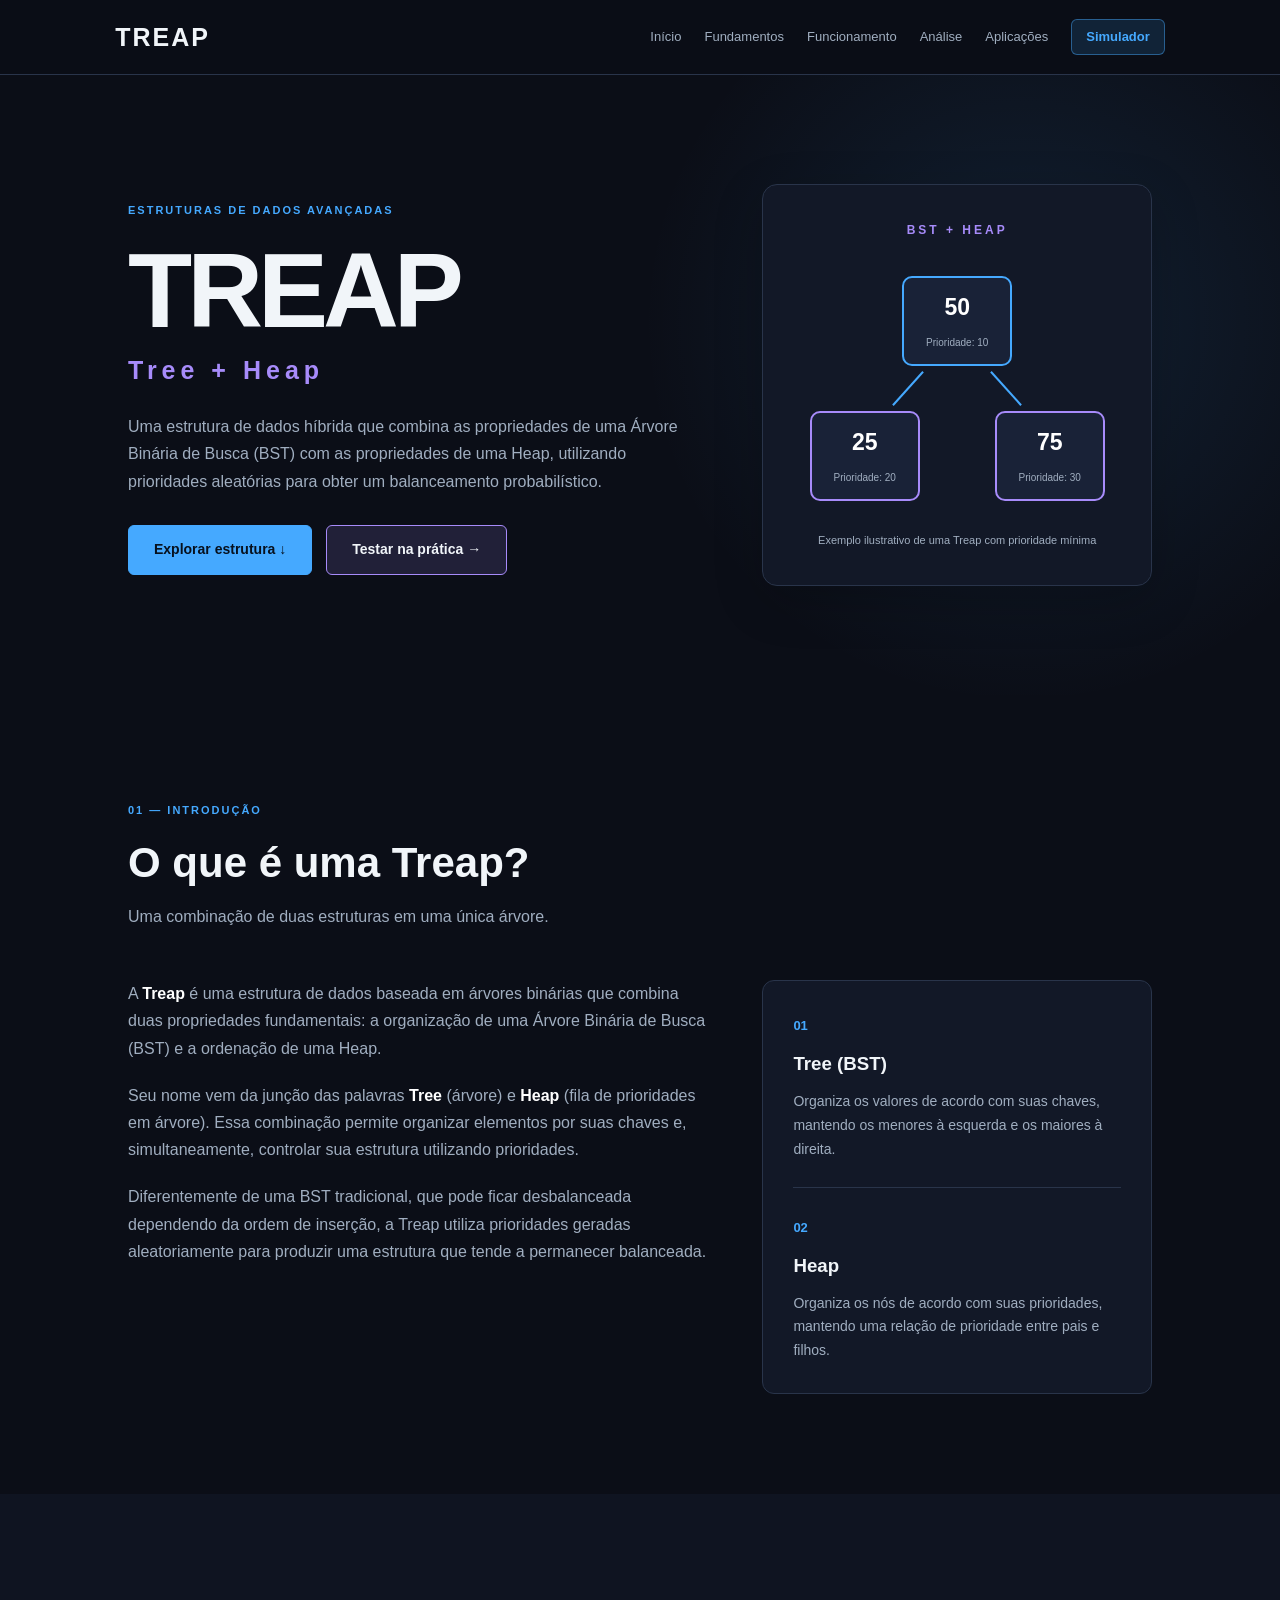
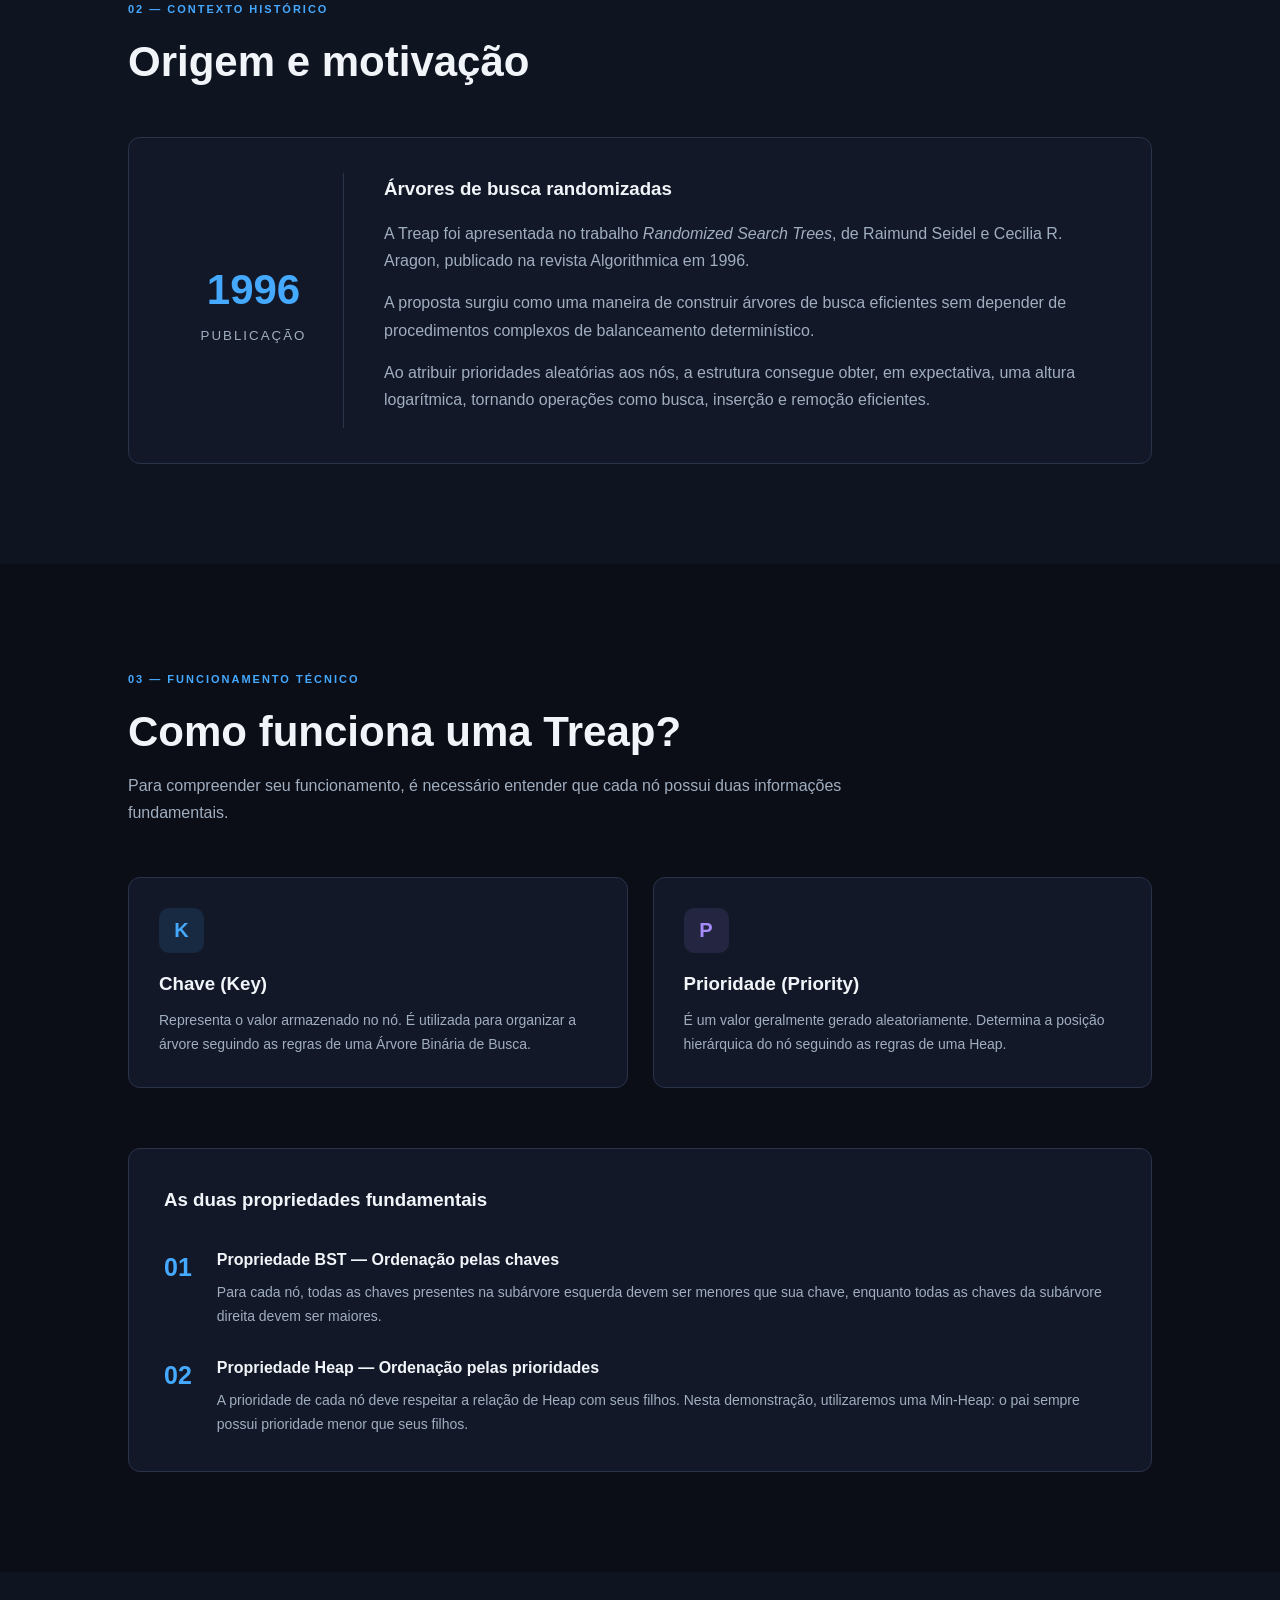
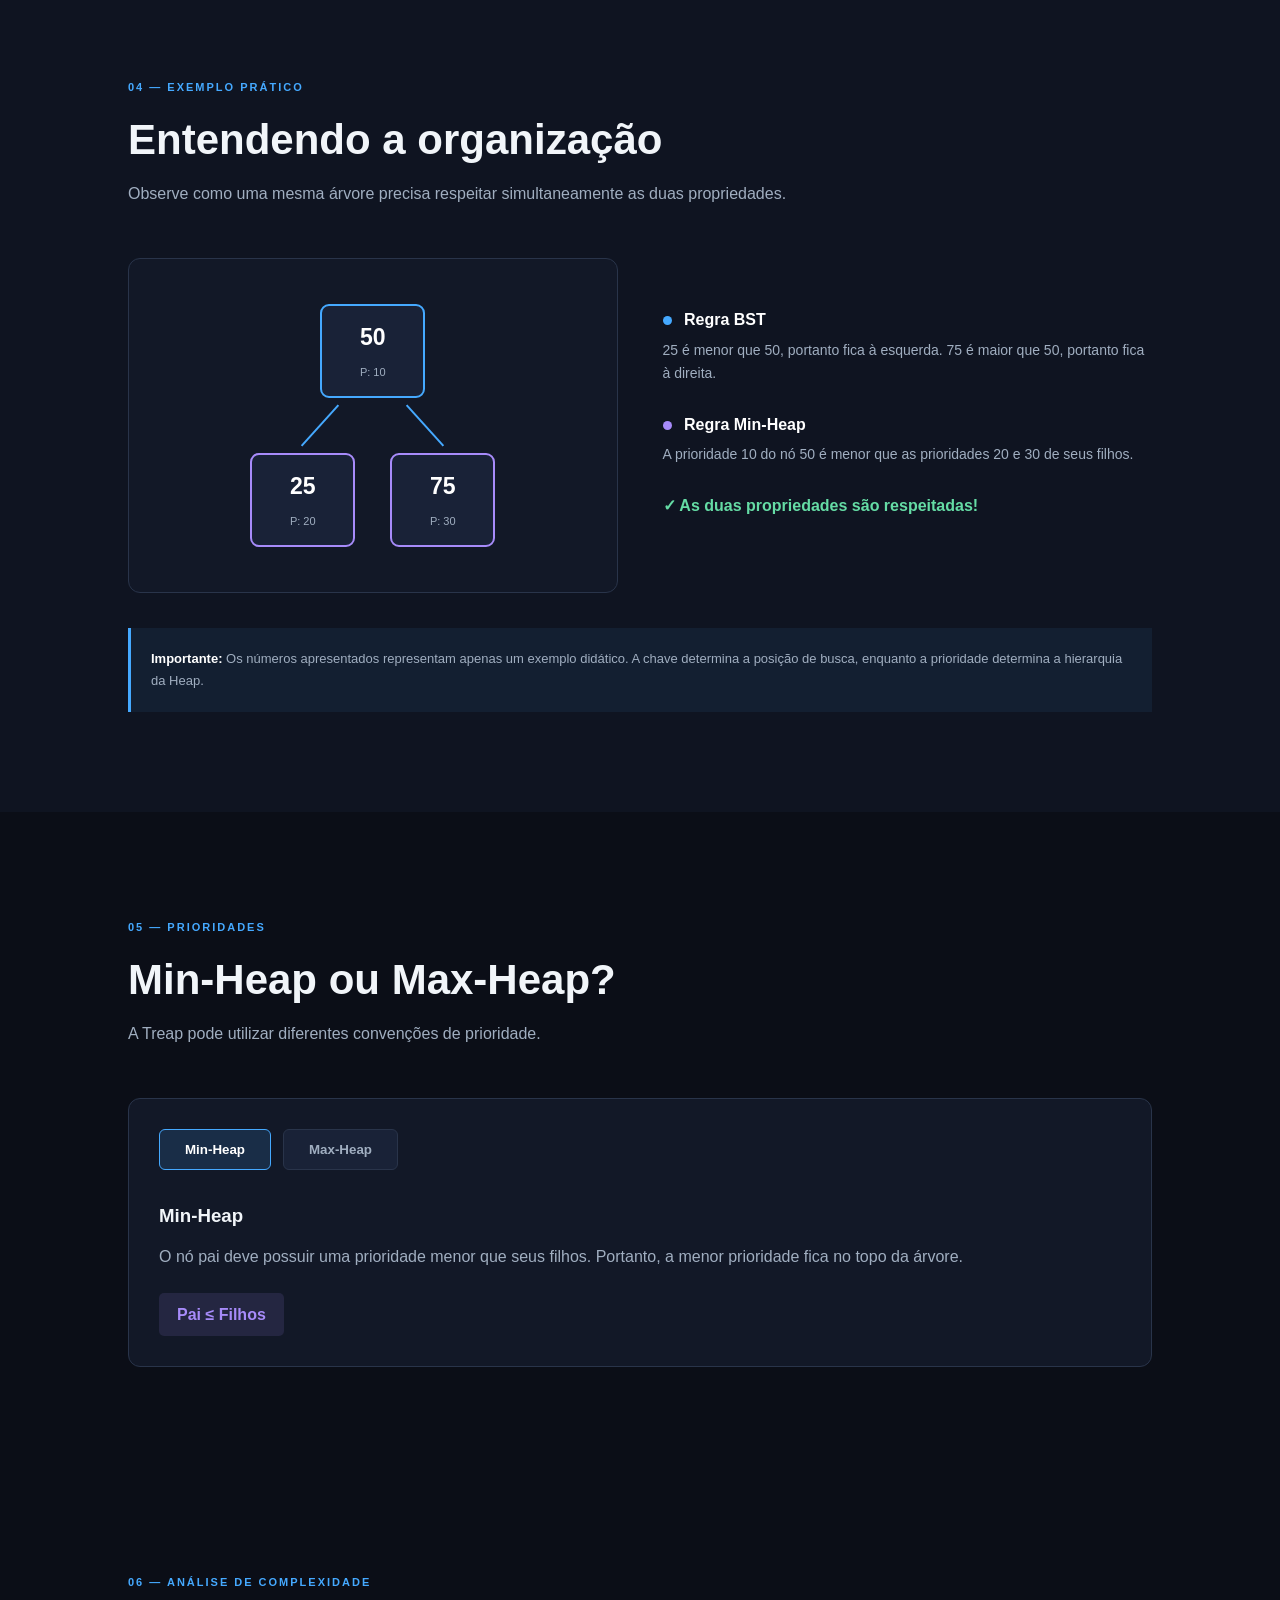
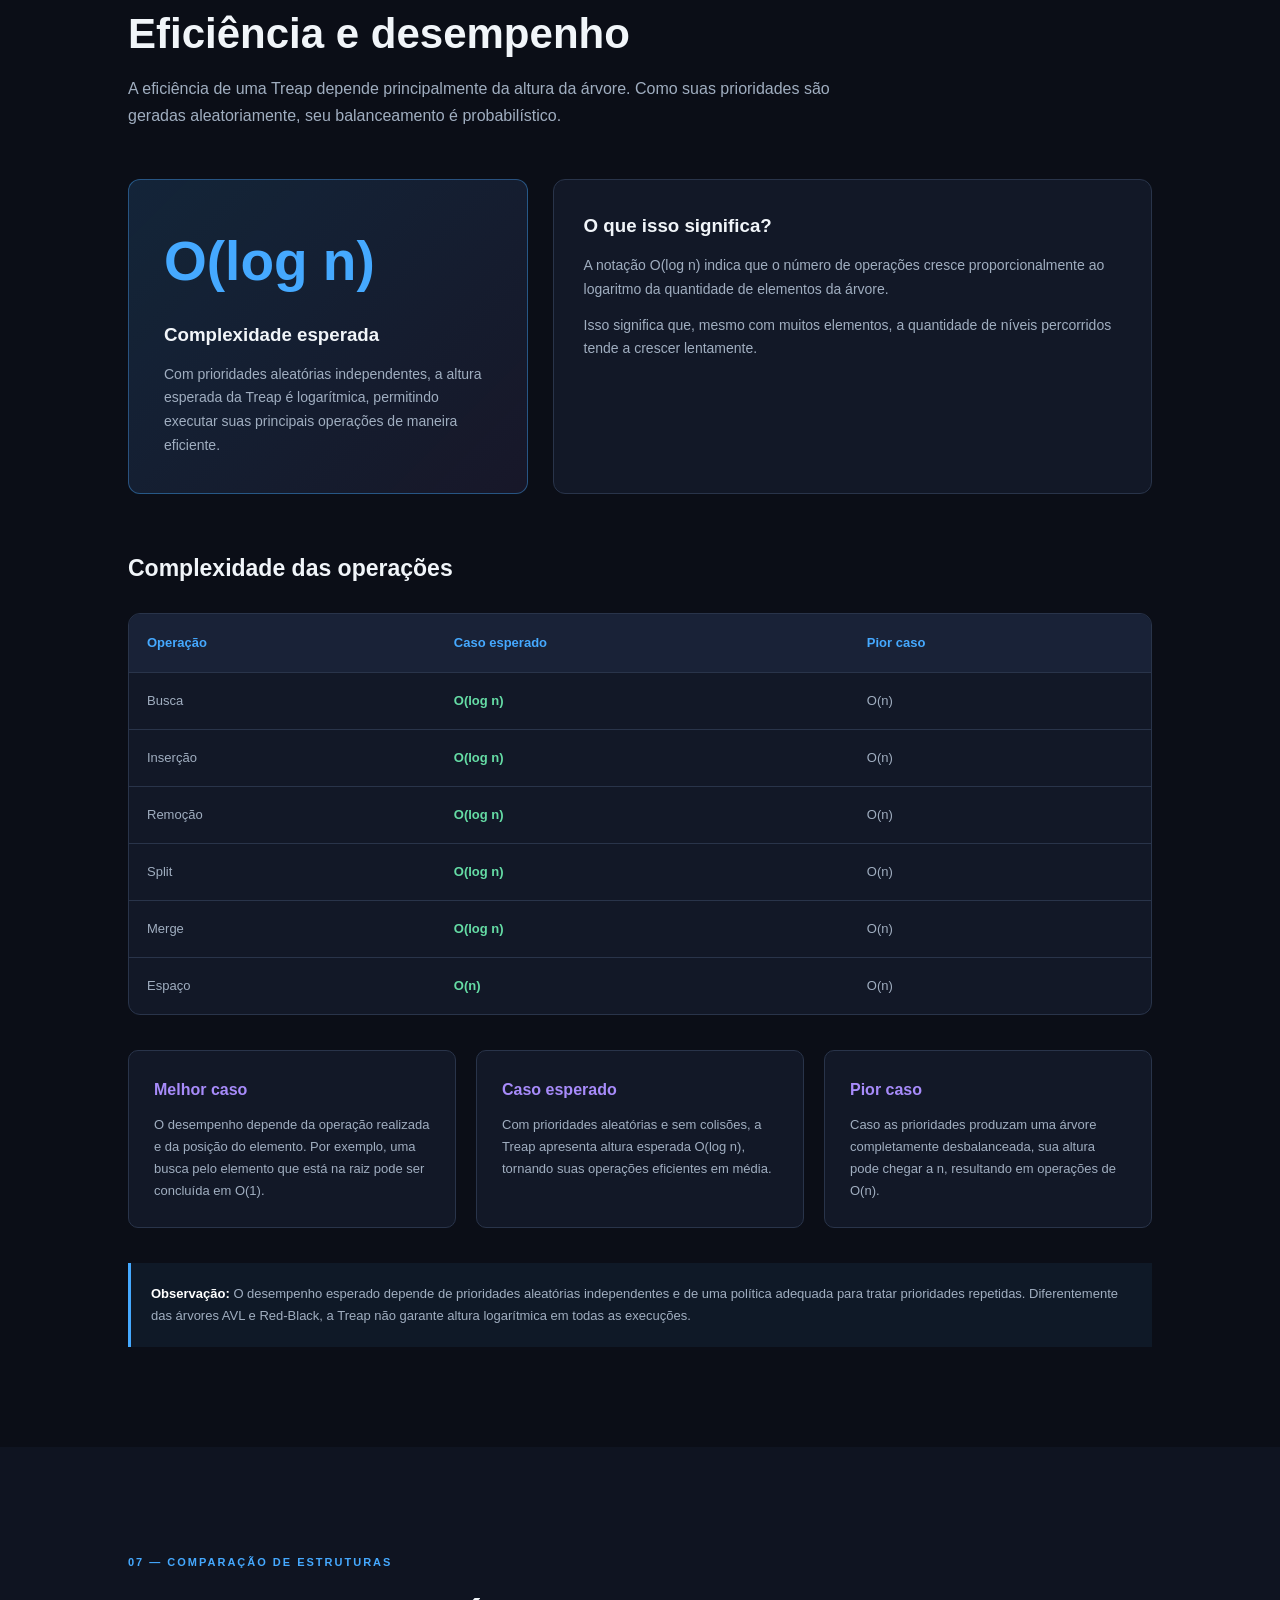
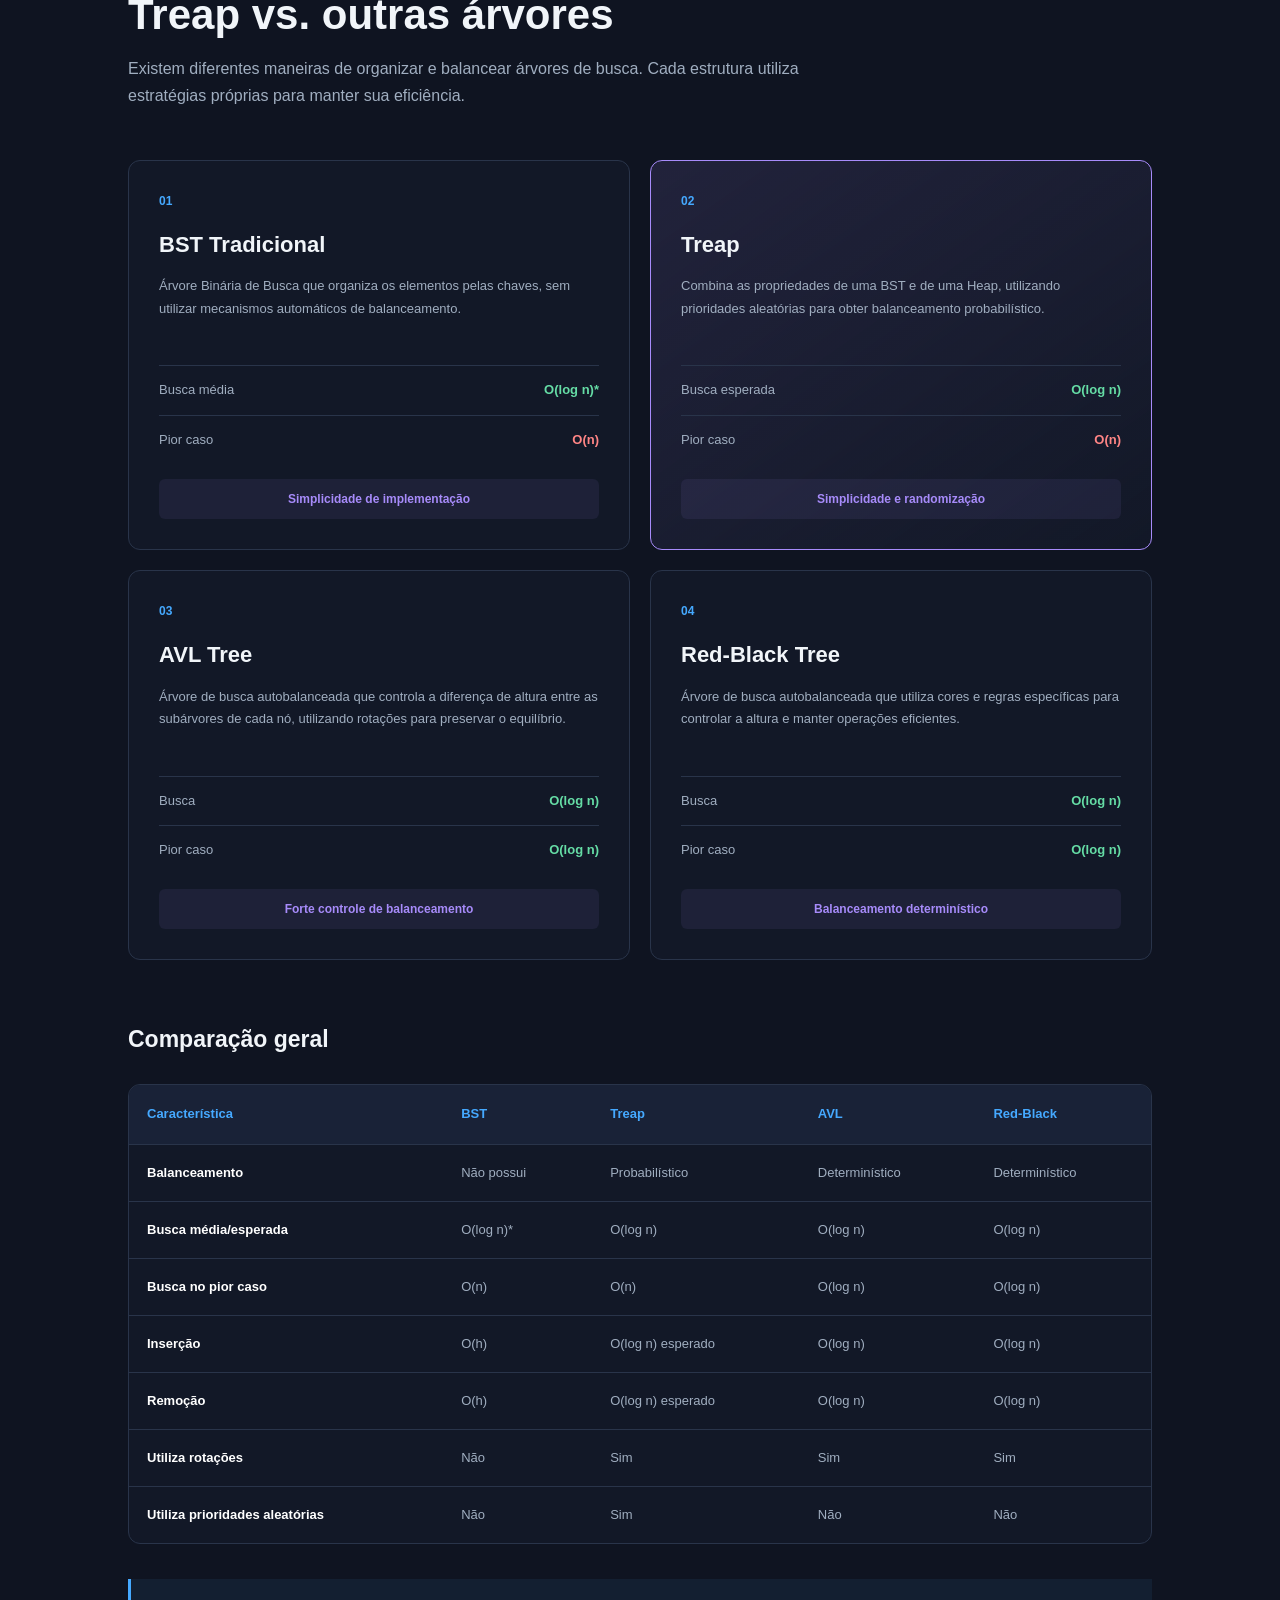
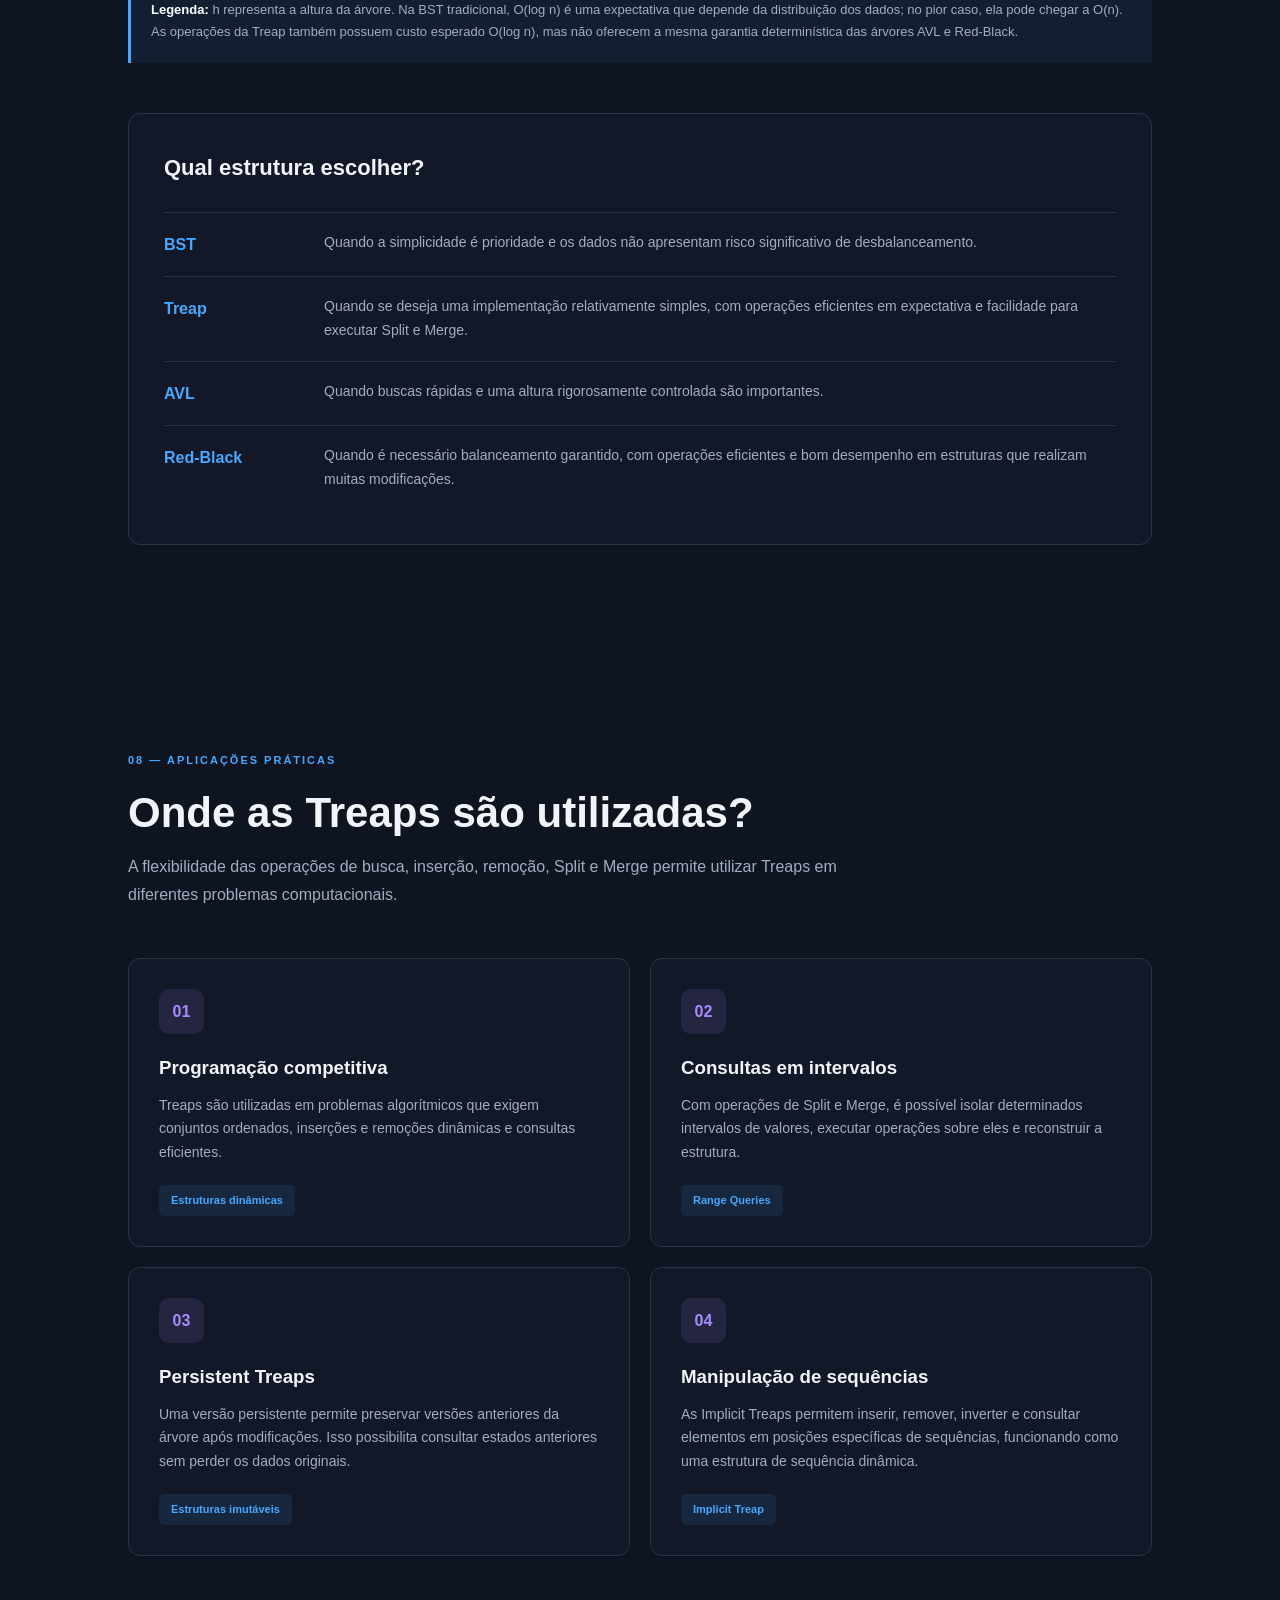
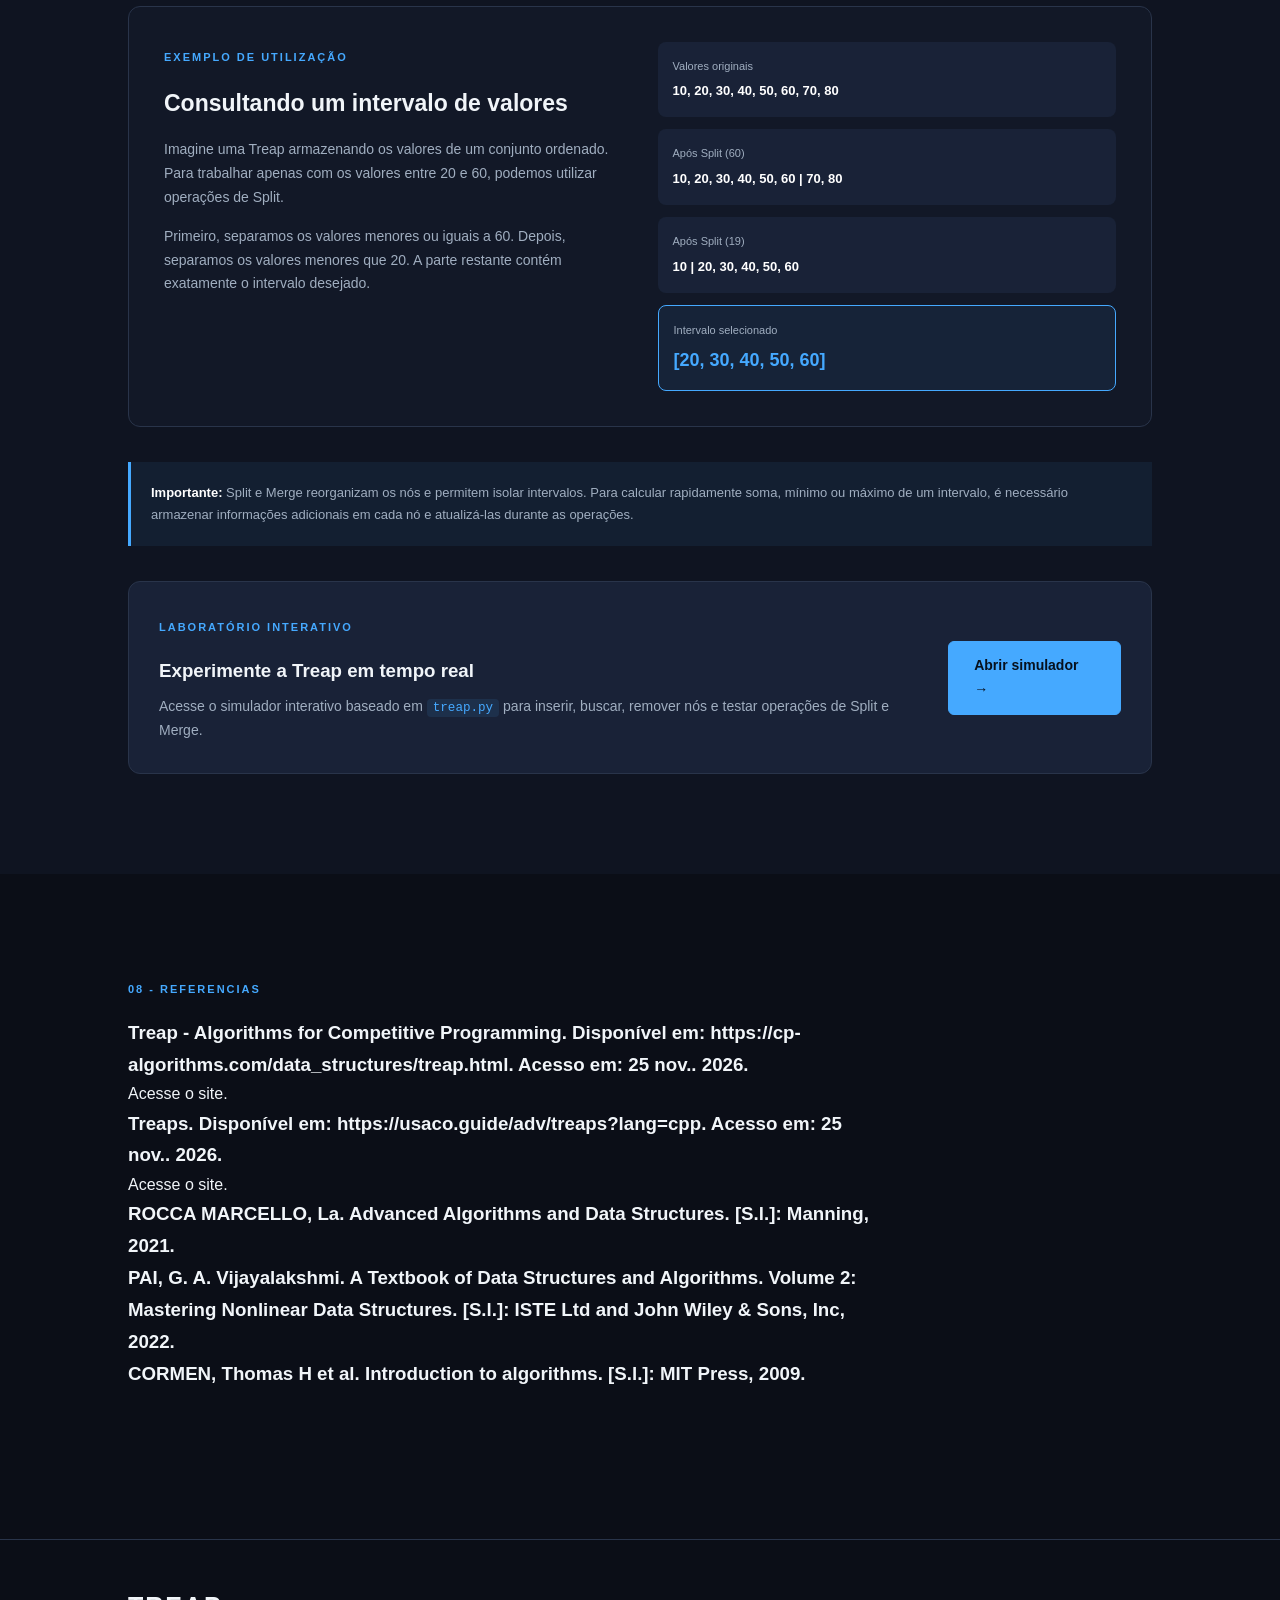
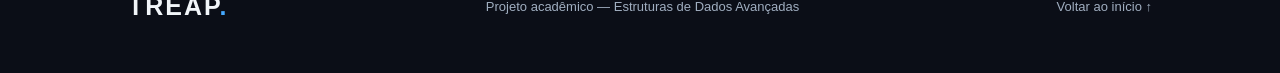
<file: index.html>
<!DOCTYPE html>
<html lang="pt-BR">
<head>
    <meta charset="UTF-8">
    <meta name="viewport" content="width=device-width, initial-scale=1.0">
    <meta name="description" content="Estudo acadêmico sobre a estrutura de dados Treap.">
    <title>Treap | Estruturas de Dados</title>
    <link rel="stylesheet" href="style.css">
</head>

<body>

    <!-- BARRA DE NAVEGAÇÃO -->
    <header class="navbar">
        <a class="logo" href="#inicio" aria-label="Treap — voltar ao início">TREAP</a>
        <nav aria-label="Navegação principal">
            <a href="#inicio">Início</a>
            <a href="#introducao">Fundamentos</a>
            <a href="#funcionamento">Funcionamento</a>
            <a href="#complexidade">Análise</a>
            <a href="#aplicacoes">Aplicações</a>
            <a href="interacao.html" class="nav-highlight">Simulador</a>
        </nav>
    </header>

    <main>

        <!-- APRESENTAÇÃO -->
        <section class="hero" id="inicio">
            <div class="hero-content">
                <span class="tag">ESTRUTURAS DE DADOS AVANÇADAS</span>

                <h1>
                    TREAP
                    <span>Tree + Heap</span>
                </h1>
                <p>Uma estrutura de dados híbrida que combina as propriedades
                    de uma Árvore Binária de Busca (BST) com as propriedades
                    de uma Heap, utilizando prioridades aleatórias para
                    obter um balanceamento probabilístico.</p>

                <div class="hero-actions">
                    <a href="#introducao" class="btn">
                        Explorar estrutura ↓
                    </a>
                    <a href="interacao.html" class="btn btn-secondary">
                        Testar na prática →
                    </a>
                </div>
            </div>

            <div class="hero-visual">
                <div class="tree-label">BST + HEAP</div>

                <div class="tree">
                    <div class="tree-level">
                        <div class="node root">
                            <strong>50</strong>
                            <small>Prioridade: 10</small>
                        </div>
                    </div>

                    <div class="tree-branches">
                        <span></span>
                        <span></span>
                    </div>

                    <div class="tree-level">
                        <div class="node">
                            <strong>25</strong>
                            <small>Prioridade: 20</small>
                        </div>

                        <div class="node">
                            <strong>75</strong>
                            <small>Prioridade: 30</small>
                        </div>
                    </div>
                </div>

                <p class="visual-caption">
                    Exemplo ilustrativo de uma Treap com prioridade mínima
                </p>
            </div>
        </section>


        <!-- INTRODUÇÃO -->
        <section class="section" id="introducao">

            <div class="section-heading">
                <span class="tag">01 — INTRODUÇÃO</span>
                <h2>O que é uma Treap?</h2>
                <p>Uma combinação de duas estruturas em uma única árvore.</p>
            </div>

            <div class="intro-grid">

                <div class="intro-text">
                    <p>
                        A <strong>Treap</strong> é uma estrutura de dados
                        baseada em árvores binárias que combina duas
                        propriedades fundamentais: a organização de uma
                        Árvore Binária de Busca (BST) e a ordenação de uma
                        Heap.
                    </p>

                    <p>
                        Seu nome vem da junção das palavras
                        <strong>Tree</strong> (árvore) e
                        <strong>Heap</strong> (fila de prioridades em árvore).
                        Essa combinação permite organizar elementos por suas
                        chaves e, simultaneamente, controlar sua estrutura
                        utilizando prioridades.
                    </p>

                    <p>
                        Diferentemente de uma BST tradicional, que pode
                        ficar desbalanceada dependendo da ordem de inserção,
                        a Treap utiliza prioridades geradas aleatoriamente
                        para produzir uma estrutura que tende a permanecer
                        balanceada.
                    </p>
                </div>

                <div class="concept-card">
                    <div class="concept-item">
                        <span class="concept-number">01</span>
                        <h3>Tree (BST)</h3>
                        <p>
                            Organiza os valores de acordo com suas chaves,
                            mantendo os menores à esquerda e os maiores
                            à direita.
                        </p>
                    </div>

                    <div class="concept-divider"></div>

                    <div class="concept-item">
                        <span class="concept-number">02</span>
                        <h3>Heap</h3>
                        <p>
                            Organiza os nós de acordo com suas prioridades,
                            mantendo uma relação de prioridade entre
                            pais e filhos.
                        </p>
                    </div>
                </div>

            </div>
        </section>


        <!-- CONTEXTO HISTÓRICO -->
        <section class="section history-section" id="historico">

            <div class="section-heading">
                <span class="tag">02 — CONTEXTO HISTÓRICO</span>
                <h2>Origem e motivação</h2>
            </div>

            <div class="history-content">
                <div class="history-date">
                    <span>1996</span>
                    <small>PUBLICAÇÃO</small>
                </div>

                <div class="history-text">
                    <h3>Árvores de busca randomizadas</h3>

                    <p>
                        A Treap foi apresentada no trabalho
                        <em>Randomized Search Trees</em>, de Raimund Seidel
                        e Cecilia R. Aragon, publicado na revista
                        Algorithmica em 1996.
                    </p>

                    <p>
                        A proposta surgiu como uma maneira de construir
                        árvores de busca eficientes sem depender de
                        procedimentos complexos de balanceamento
                        determinístico.
                    </p>

                    <p>
                        Ao atribuir prioridades aleatórias aos nós,
                        a estrutura consegue obter, em expectativa,
                        uma altura logarítmica, tornando operações como
                        busca, inserção e remoção eficientes.
                    </p>
                </div>
            </div>
        </section>


        <!-- FUNCIONAMENTO TÉCNICO -->
        <section class="section" id="funcionamento">

            <div class="section-heading">
                <span class="tag">03 — FUNCIONAMENTO TÉCNICO</span>
                <h2>Como funciona uma Treap?</h2>

                <p>
                    Para compreender seu funcionamento, é necessário
                    entender que cada nó possui duas informações
                    fundamentais.
                </p>
            </div>

            <div class="technical-grid">

                <div class="technical-card">
                    <div class="card-icon">K</div>
                    <h3>Chave (Key)</h3>
                    <p>
                        Representa o valor armazenado no nó. É utilizada
                        para organizar a árvore seguindo as regras de
                        uma Árvore Binária de Busca.
                    </p>
                </div>

                <div class="technical-card">
                    <div class="card-icon">P</div>
                    <h3>Prioridade (Priority)</h3>
                    <p>
                        É um valor geralmente gerado aleatoriamente.
                        Determina a posição hierárquica do nó seguindo
                        as regras de uma Heap.
                    </p>
                </div>

            </div>

            <div class="explanation-block">
                <h3>As duas propriedades fundamentais</h3>

                <div class="rule">
                    <span class="rule-number">01</span>

                    <div>
                        <h4>Propriedade BST — Ordenação pelas chaves</h4>
                        <p>
                            Para cada nó, todas as chaves presentes na
                            subárvore esquerda devem ser menores que sua
                            chave, enquanto todas as chaves da subárvore
                            direita devem ser maiores.
                        </p>
                    </div>
                </div>

                <div class="rule">
                    <span class="rule-number">02</span>

                    <div>
                        <h4>Propriedade Heap — Ordenação pelas prioridades</h4>
                        <p>A prioridade de cada nó deve respeitar a
                            relação de Heap com seus filhos. Nesta
                            demonstração, utilizaremos uma Min-Heap:
                            o pai sempre possui prioridade menor que
                            seus filhos.</p>
                    </div>
                </div>
            </div>
        </section>

        <section class="section example-section">
            <div class="section-heading">
                <span class="tag">04 — EXEMPLO PRÁTICO</span>
                <h2>Entendendo a organização</h2>
                <p>Observe como uma mesma árvore precisa respeitar
                simultaneamente as duas propriedades.
                </p>
            </div>
            <div class="example-layout">
                <div class="example-tree">
                    <div class="example-node root-node">
                        <strong>50</strong>
                        <small>P: 10</small>
                    </div>
                    <div class="example-lines">
                        <span></span>
                        <span></span>
                    </div>
                    <div class="example-children">
                        <div class="example-node">
                            <strong>25</strong>
                            <small>P: 20</small>
                        </div>
                        <div class="example-node">
                            <strong>75</strong>
                            <small>P: 30</small>
                        </div>
                    </div>
                </div>
                <div class="example-info">
                    <div>
                        <span class="status-dot blue"></span>
                        <strong>Regra BST</strong>
                        <p>25 é menor que 50, portanto fica à esquerda.
                        75 é maior que 50, portanto fica à direita.</p>
                    </div>
                    <div>
                        <span class="status-dot purple"></span>
                        <strong>Regra Min-Heap</strong>
                        <p>A prioridade 10 do nó 50 é menor que as
                            prioridades 20 e 30 de seus filhos.</p>
                    </div>
                    <div class="valid-message">
                        ✓ As duas propriedades são respeitadas!
                    </div>
                </div>
            </div>
            <div class="note">
                <strong>Importante:</strong> Os números apresentados
                representam apenas um exemplo didático. A chave determina
                a posição de busca, enquanto a prioridade determina
                a hierarquia da Heap.
            </div>
        </section>

        <section class="section" id="propriedades">
            <div class="section-heading">
                <span class="tag">05 — PRIORIDADES</span>
                <h2>Min-Heap ou Max-Heap?</h2>
                <p>A Treap pode utilizar diferentes convenções
                de prioridade.
                </p>
            </div>
            <div class="heap-selector">
                <div class="heap-buttons">
                    <button class="heap-btn active" data-heap="min">
                        Min-Heap
                    </button>
                    <button class="heap-btn" data-heap="max">
                        Max-Heap
                    </button>
                </div>
                <div class="heap-description">
                    <h3 id="heap-title">Min-Heap</h3>
                    <p id="heap-text">O nó pai deve possuir uma prioridade menor que seus filhos.
                        Portanto, a menor prioridade
                        fica no topo da árvore.</p>
                    <div class="heap-rule" id="heap-rule">Pai ≤ Filhos</div>
                </div>
            </div>
        </section>

        <!-- ANÁLISE DE COMPLEXIDADE -->
        <section class="section complexity-section" id="complexidade">

            <div class="section-heading">
                <span class="tag">06 — ANÁLISE DE COMPLEXIDADE</span>

                <h2>Eficiência e desempenho</h2>

                <p>
                    A eficiência de uma Treap depende principalmente da altura
                    da árvore. Como suas prioridades são geradas aleatoriamente,
                    seu balanceamento é probabilístico.
                </p>
            </div>

            <div class="complexity-intro">
                <div class="complexity-highlight">
                    <span class="big-o">O(log n)</span>
                    <h3>Complexidade esperada</h3>
                    <p>
                        Com prioridades aleatórias independentes, a altura
                        esperada da Treap é logarítmica, permitindo executar
                        suas principais operações de maneira eficiente.
                    </p>
                </div>

                <div class="complexity-explanation">
                    <h3>O que isso significa?</h3>

                    <p>
                        A notação O(log n) indica que o número de operações
                        cresce proporcionalmente ao logaritmo da quantidade
                        de elementos da árvore.
                    </p>

                    <p>
                        Isso significa que, mesmo com muitos elementos,
                        a quantidade de níveis percorridos tende a crescer
                        lentamente.
                    </p>
                </div>
            </div>

            <h3 class="subsection-title">Complexidade das operações</h3>

            <div class="table-container">
                <table class="complexity-table">

                    <thead>
                        <tr>
                            <th>Operação</th>
                            <th>Caso esperado</th>
                            <th>Pior caso</th>
                        </tr>
                    </thead>

                    <tbody>
                        <tr>
                            <td>Busca</td>
                            <td><span class="complexity-good">O(log n)</span></td>
                            <td>O(n)</td>
                        </tr>

                        <tr>
                            <td>Inserção</td>
                            <td><span class="complexity-good">O(log n)</span></td>
                            <td>O(n)</td>
                        </tr>

                        <tr>
                            <td>Remoção</td>
                            <td><span class="complexity-good">O(log n)</span></td>
                            <td>O(n)</td>
                        </tr>

                        <tr>
                            <td>Split</td>
                            <td><span class="complexity-good">O(log n)</span></td>
                            <td>O(n)</td>
                        </tr>

                        <tr>
                            <td>Merge</td>
                            <td><span class="complexity-good">O(log n)</span></td>
                            <td>O(n)</td>
                        </tr>

                        <tr>
                            <td>Espaço</td>
                            <td><span class="complexity-good">O(n)</span></td>
                            <td>O(n)</td>
                        </tr>
                    </tbody>

                </table>
            </div>

            <div class="complexity-notes">

                <div class="complexity-note">
                    <h4>Melhor caso</h4>
                    <p>
                        O desempenho depende da operação realizada e da posição
                        do elemento. Por exemplo, uma busca pelo elemento que
                        está na raiz pode ser concluída em O(1).
                    </p>
                </div>

                <div class="complexity-note">
                    <h4>Caso esperado</h4>
                    <p>
                        Com prioridades aleatórias e sem colisões, a Treap
                        apresenta altura esperada O(log n), tornando suas
                        operações eficientes em média.
                    </p>
                </div>

                <div class="complexity-note">
                    <h4>Pior caso</h4>
                    <p>
                        Caso as prioridades produzam uma árvore completamente
                        desbalanceada, sua altura pode chegar a n, resultando
                        em operações de O(n).
                    </p>
                </div>

            </div>

            <div class="note">
                <strong>Observação:</strong> O desempenho esperado depende
                de prioridades aleatórias independentes e de uma política
                adequada para tratar prioridades repetidas. Diferentemente
                das árvores AVL e Red-Black, a Treap não garante altura
                logarítmica em todas as execuções.
            </div>

        </section>

        <!-- COMPARAÇÃO COM OUTRAS ESTRUTURAS -->
        <section class="section comparison-section" id="comparacao">

            <div class="section-heading">
                <span class="tag">07 — COMPARAÇÃO DE ESTRUTURAS</span>

                <h2>Treap vs. outras árvores</h2>

                <p>
                    Existem diferentes maneiras de organizar e balancear
                    árvores de busca. Cada estrutura utiliza estratégias
                    próprias para manter sua eficiência.
                </p>
            </div>

            <div class="comparison-cards">

                <!-- BST -->
                <article class="comparison-card">
                    <span class="comparison-number">01</span>

                    <h3>BST Tradicional</h3>

                    <p>
                        Árvore Binária de Busca que organiza os elementos
                        pelas chaves, sem utilizar mecanismos automáticos
                        de balanceamento.
                    </p>

                    <div class="comparison-complexity">
                        <span>Busca média</span>
                        <strong>O(log n)*</strong>
                    </div>

                    <div class="comparison-complexity">
                        <span>Pior caso</span>
                        <strong class="bad-complexity">O(n)</strong>
                    </div>

                    <div class="comparison-footer">
                        Simplicidade de implementação
                    </div>
                </article>


                <!-- TREAP -->
                <article class="comparison-card featured-card">
                    <span class="comparison-number">02</span>

                    <h3>Treap</h3>
                    <p>Combina as propriedades de uma BST e de uma Heap,
                        utilizando prioridades aleatórias para obter
                        balanceamento probabilístico.</p>
                    <div class="comparison-complexity">
                        <span>Busca esperada</span>
                        <strong>O(log n)</strong>
                    </div>

                    <div class="comparison-complexity">
                        <span>Pior caso</span>
                        <strong class="bad-complexity">O(n)</strong>
                    </div>

                    <div class="comparison-footer">
                        Simplicidade e randomização
                    </div>
                </article>


                <!-- AVL -->
                <article class="comparison-card">
                    <span class="comparison-number">03</span>

                    <h3>AVL Tree</h3>

                    <p>
                        Árvore de busca autobalanceada que controla a diferença
                        de altura entre as subárvores de cada nó, utilizando
                        rotações para preservar o equilíbrio.
                    </p>

                    <div class="comparison-complexity">
                        <span>Busca</span>
                        <strong>O(log n)</strong>
                    </div>

                    <div class="comparison-complexity">
                        <span>Pior caso</span>
                        <strong>O(log n)</strong>
                    </div>

                    <div class="comparison-footer">
                        Forte controle de balanceamento
                    </div>
                </article>


                <!-- RED BLACK -->
                <article class="comparison-card">
                    <span class="comparison-number">04</span>

                    <h3>Red-Black Tree</h3>

                    <p>
                        Árvore de busca autobalanceada que utiliza cores
                        e regras específicas para controlar a altura
                        e manter operações eficientes.
                    </p>

                    <div class="comparison-complexity">
                        <span>Busca</span>
                        <strong>O(log n)</strong>
                    </div>

                    <div class="comparison-complexity">
                        <span>Pior caso</span>
                        <strong>O(log n)</strong>
                    </div>

                    <div class="comparison-footer">
                        Balanceamento determinístico
                    </div>
                </article>

            </div>


            <!-- TABELA COMPARATIVA -->
            <h3 class="subsection-title">Comparação geral</h3>

            <div class="table-container">

                <table class="complexity-table comparison-table">

                    <thead>
                        <tr>
                            <th>Característica</th>
                            <th>BST</th>
                            <th>Treap</th>
                            <th>AVL</th>
                            <th>Red-Black</th>
                        </tr>
                    </thead>

                    <tbody>

                        <tr>
                            <td>Balanceamento</td>
                            <td>Não possui</td>
                            <td>Probabilístico</td>
                            <td>Determinístico</td>
                            <td>Determinístico</td>
                        </tr>

                        <tr>
                            <td>Busca média/esperada</td>
                            <td>O(log n)*</td>
                            <td>O(log n)</td>
                            <td>O(log n)</td>
                            <td>O(log n)</td>
                        </tr>

                        <tr>
                            <td>Busca no pior caso</td>
                            <td>O(n)</td>
                            <td>O(n)</td>
                            <td>O(log n)</td>
                            <td>O(log n)</td>
                        </tr>

                        <tr>
                            <td>Inserção</td>
                            <td>O(h)</td>
                            <td>O(log n) esperado</td>
                            <td>O(log n)</td>
                            <td>O(log n)</td>
                        </tr>

                        <tr>
                            <td>Remoção</td>
                            <td>O(h)</td>
                            <td>O(log n) esperado</td>
                            <td>O(log n)</td>
                            <td>O(log n)</td>
                        </tr>

                        <tr>
                            <td>Utiliza rotações</td>
                            <td>Não</td>
                            <td>Sim</td>
                            <td>Sim</td>
                            <td>Sim</td>
                        </tr>

                        <tr>
                            <td>Utiliza prioridades aleatórias</td>
                            <td>Não</td>
                            <td>Sim</td>
                            <td>Não</td>
                            <td>Não</td>
                        </tr>

                    </tbody>

                </table>

            </div>

            <div class="note">
                <strong>Legenda:</strong> h representa a altura da árvore.
                Na BST tradicional, O(log n) é uma expectativa que depende
                da distribuição dos dados; no pior caso, ela pode chegar
                a O(n). As operações da Treap também possuem custo esperado
                O(log n), mas não oferecem a mesma garantia determinística
                das árvores AVL e Red-Black.
            </div>


            <!-- CONCLUSÃO DA COMPARAÇÃO -->
            <div class="comparison-conclusion">

                <h3>Qual estrutura escolher?</h3>

                <div class="choice-item">
                    <span>BST</span>
                    <p>
                        Quando a simplicidade é prioridade e os dados não
                        apresentam risco significativo de desbalanceamento.
                    </p>
                </div>

                <div class="choice-item">
                    <span>Treap</span>
                    <p>
                        Quando se deseja uma implementação relativamente
                        simples, com operações eficientes em expectativa
                        e facilidade para executar Split e Merge.
                    </p>
                </div>

                <div class="choice-item">
                    <span>AVL</span>
                    <p>
                        Quando buscas rápidas e uma altura rigorosamente
                        controlada são importantes.
                    </p>
                </div>

                <div class="choice-item">
                    <span>Red-Black</span>
                    <p>
                        Quando é necessário balanceamento garantido,
                        com operações eficientes e bom desempenho em
                        estruturas que realizam muitas modificações.
                    </p>
                </div>

            </div>

        </section>

        <!-- APLICAÇÕES PRÁTICAS -->
        <section class="section applications-section" id="aplicacoes">

            <div class="section-heading">
                <span class="tag">08 — APLICAÇÕES PRÁTICAS</span>

                <h2>Onde as Treaps são utilizadas?</h2>

                <p>
                    A flexibilidade das operações de busca, inserção,
                    remoção, Split e Merge permite utilizar Treaps
                    em diferentes problemas computacionais.
                </p>
            </div>

            <div class="applications-grid">

                <article class="application-card">
                    <div class="application-icon">01</div>

                    <h3>Programação competitiva</h3>

                    <p>
                        Treaps são utilizadas em problemas algorítmicos
                        que exigem conjuntos ordenados, inserções e
                        remoções dinâmicas e consultas eficientes.
                    </p>

                    <span class="application-tag">
                        Estruturas dinâmicas
                    </span>
                </article>


                <article class="application-card">
                    <div class="application-icon">02</div>

                    <h3>Consultas em intervalos</h3>

                    <p>
                        Com operações de Split e Merge, é possível
                        isolar determinados intervalos de valores,
                        executar operações sobre eles e reconstruir
                        a estrutura.
                    </p>

                    <span class="application-tag">
                        Range Queries
                    </span>
                </article>


                <article class="application-card">
                    <div class="application-icon">03</div>

                    <h3>Persistent Treaps</h3>

                    <p>
                        Uma versão persistente permite preservar versões
                        anteriores da árvore após modificações. Isso
                        possibilita consultar estados anteriores sem
                        perder os dados originais.
                    </p>

                    <span class="application-tag">
                        Estruturas imutáveis
                    </span>
                </article>


                <article class="application-card">
                    <div class="application-icon">04</div>

                    <h3>Manipulação de sequências</h3>

                    <p>
                        As Implicit Treaps permitem inserir, remover,
                        inverter e consultar elementos em posições
                        específicas de sequências, funcionando como
                        uma estrutura de sequência dinâmica.
                    </p>

                    <span class="application-tag">
                        Implicit Treap
                    </span>
                </article>

            </div>


            <div class="application-example">

                <div>
                    <span class="tag">EXEMPLO DE UTILIZAÇÃO</span>

                    <h3>Consultando um intervalo de valores</h3>

                    <p>
                        Imagine uma Treap armazenando os valores
                        de um conjunto ordenado. Para trabalhar
                        apenas com os valores entre 20 e 60,
                        podemos utilizar operações de Split.
                    </p>

                    <p>
                        Primeiro, separamos os valores menores
                        ou iguais a 60. Depois, separamos os
                        valores menores que 20. A parte restante
                        contém exatamente o intervalo desejado.
                    </p>
                </div>

                <div class="interval-example">

                    <div class="interval-row">
                        <span>Valores originais</span>
                        <strong>10, 20, 30, 40, 50, 60, 70, 80</strong>
                    </div>

                    <div class="interval-row">
                        <span>Após Split (60)</span>
                        <strong>10, 20, 30, 40, 50, 60 | 70, 80</strong>
                    </div>

                    <div class="interval-row">
                        <span>Após Split (19)</span>
                        <strong>10 | 20, 30, 40, 50, 60</strong>
                    </div>

                    <div class="interval-result">
                        <span>Intervalo selecionado</span>
                        <strong>[20, 30, 40, 50, 60]</strong>
                    </div>

                </div>

            </div>

            <div class="note">
                <strong>Importante:</strong> Split e Merge reorganizam
                os nós e permitem isolar intervalos. Para calcular
                rapidamente soma, mínimo ou máximo de um intervalo,
                é necessário armazenar informações adicionais em cada
                nó e atualizá-las durante as operações.
            </div>

            <div class="implementation-download">
                <div>
                    <span class="tag">LABORATÓRIO INTERATIVO</span>
                    <h3>Experimente a Treap em tempo real</h3>
                    <p>
                        Acesse o simulador interativo baseado em <code>treap.py</code>
                        para inserir, buscar, remover nós e testar operações de Split e Merge.
                    </p>
                </div>
                <a href="interacao.html" class="btn">Abrir simulador →</a>
            </div>

        </section>

        <!-- REFERENCIAS-->
        <section class="section" id="referencias">
            <div class="section-heading">
                <span class="tag">08 - REFERENCIAS</span>
                <h3>Treap - 
                    Algorithms for Competitive Programming. 
                    Disponível em: https://cp-algorithms.com/data_structures/treap.html. 
                    Acesso em: 25 nov.. 2026.
                </h3>
                <a href="https://cp-algorithms.com/data_structures/treap.html">Acesse o site.</a>
                <h3>
                    Treaps. Disponível em: https://usaco.guide/adv/treaps?lang=cpp. Acesso em: 25 nov.. 2026.
                </h3>
                <a href="https://usaco.guide/adv/treaps?lang=cpp">Acesse o site.</a>
                <h3>
                    ROCCA MARCELLO, La. Advanced Algorithms and Data Structures. [S.l.]: Manning, 2021.
                </h3>
                <h3>
                    PAI, G. A. Vijayalakshmi. A Textbook of Data Structures and Algorithms. 
                    Volume 2: Mastering Nonlinear Data Structures. [S.l.]: ISTE Ltd and John Wiley & Sons, Inc, 2022.
                </h3>
                <h3>
                    CORMEN, Thomas H et al. Introduction to algorithms. [S.l.]: MIT Press, 2009.
                </h3>
            </div>

        </section>

        <footer>
            <div class="logo">TREAP<span>.</span></div>

            <p>Projeto acadêmico — Estruturas de Dados Avançadas</p>
            <a href="#inicio">Voltar ao início ↑</a>
        </footer>
    </main>
    <script src="javascript.js" defer></script>
</body>
</html>
</file>
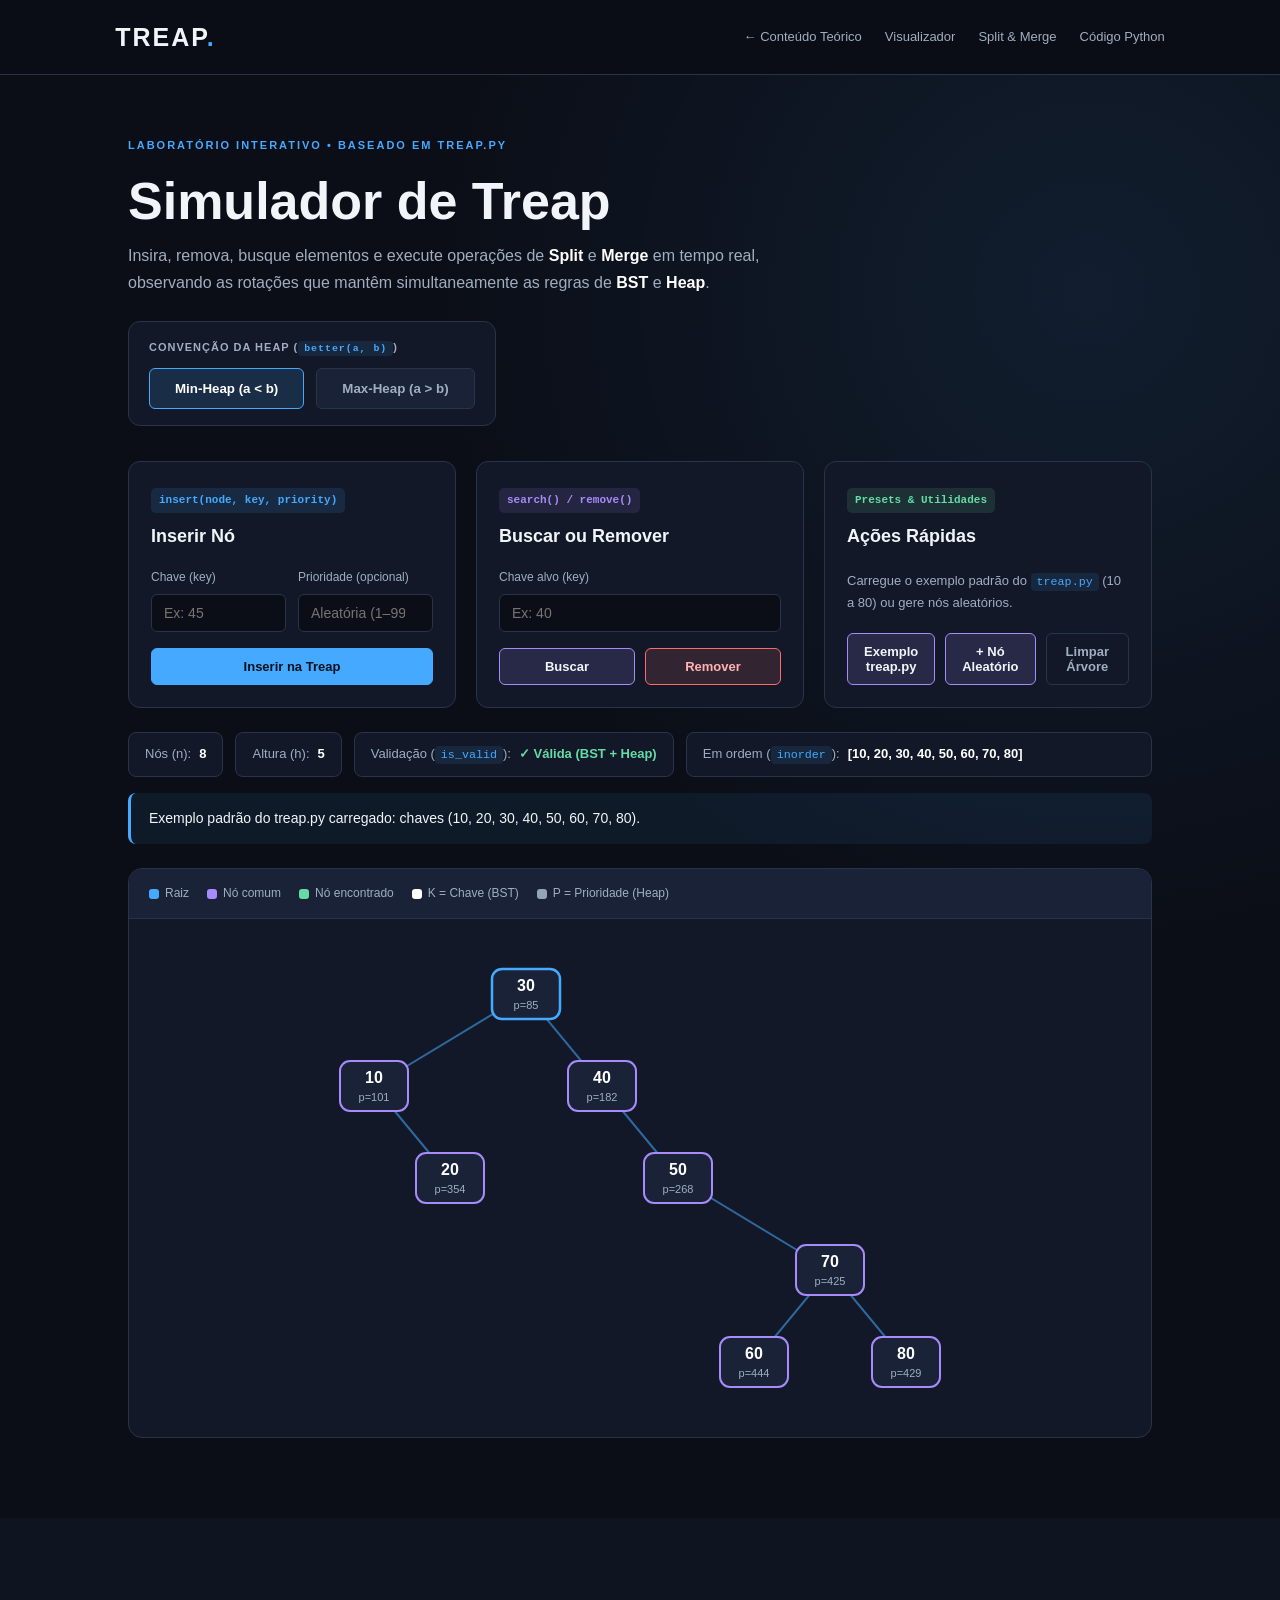
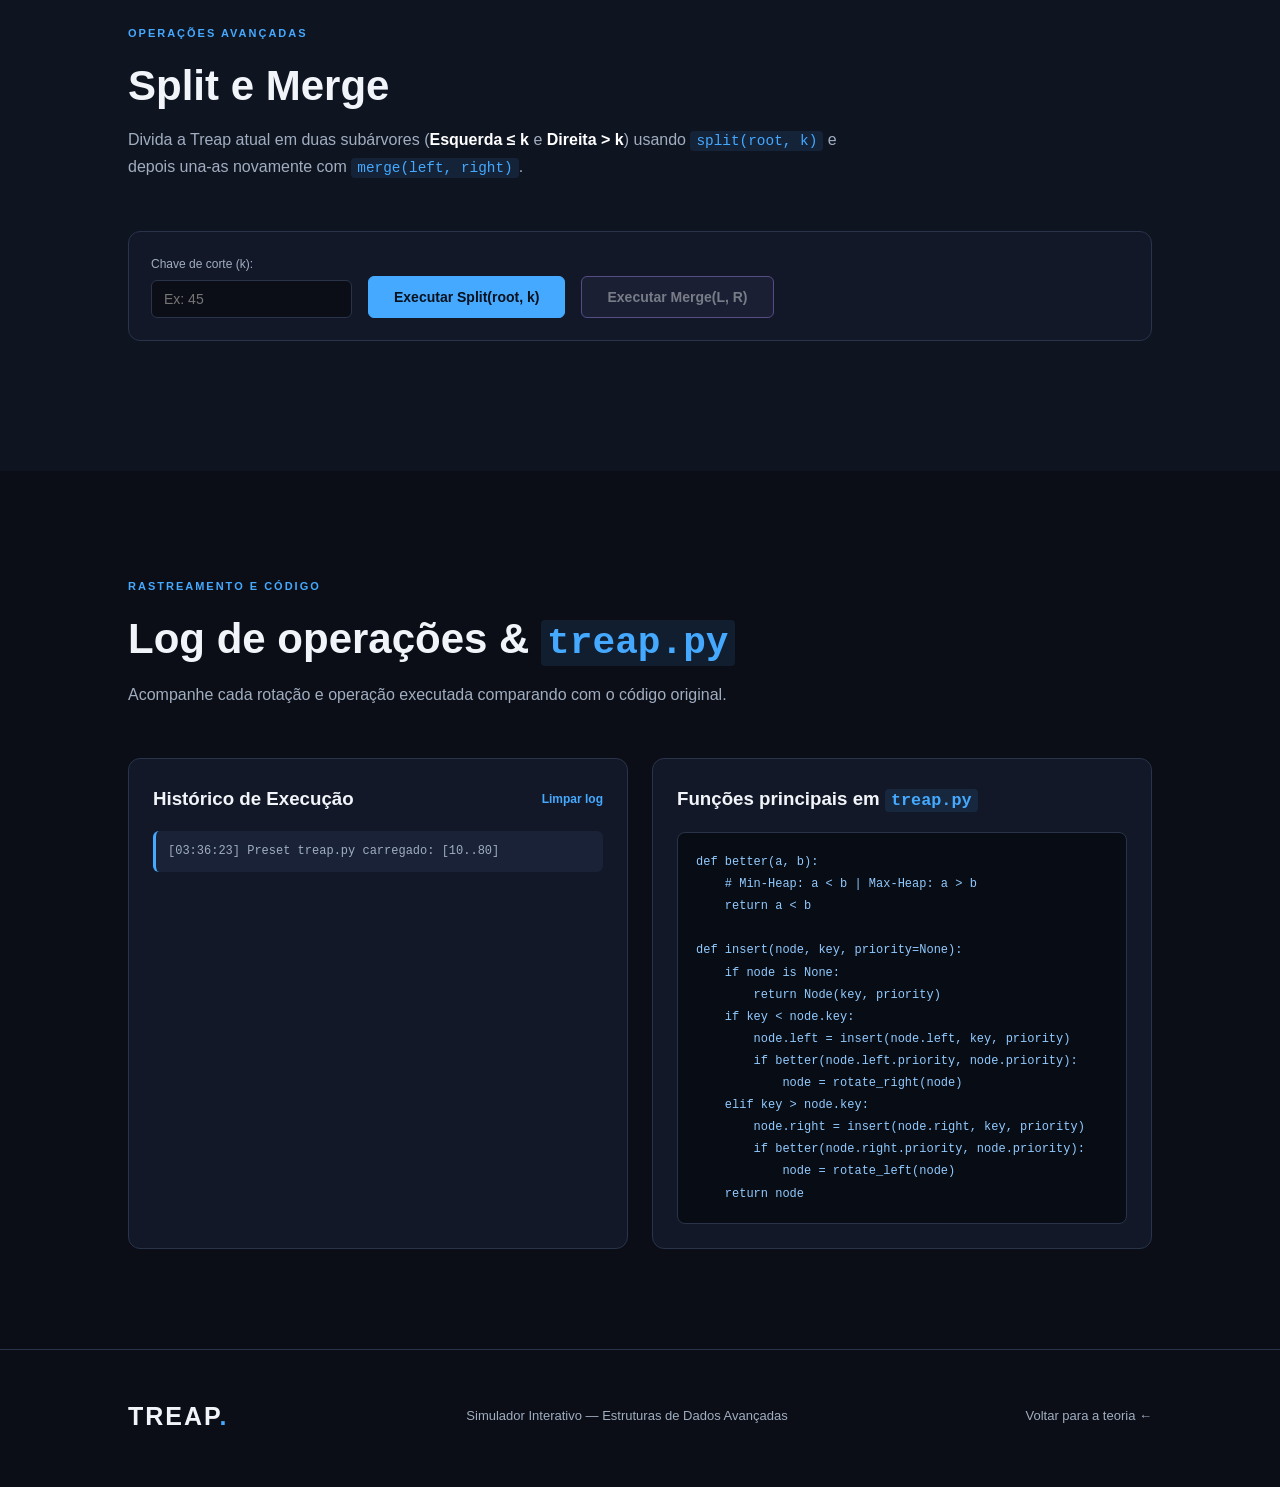
<file: interacao.html>
<!DOCTYPE html>
<html lang="pt-BR">
<head>
    <meta charset="UTF-8">
    <meta name="viewport" content="width=device-width, initial-scale=1.0">
    <meta name="description" content="Simulador interativo da estrutura de dados Treap baseado em treap.py.">
    <title>Simulador Interativo | Treap</title>
    <link rel="stylesheet" href="style.css">
</head>
<body>

    <!-- BARRA DE NAVEGAÇÃO -->
    <header class="navbar">
        <a class="logo" href="index.html" aria-label="Treap — voltar para a página teórica">TREAP<span>.</span></a>
        <nav aria-label="Navegação do simulador">
            <a href="index.html">← Conteúdo Teórico</a>
            <a href="#simulador">Visualizador</a>
            <a href="#split-merge">Split & Merge</a>
            <a href="#codigo-referencia">Código Python</a>
        </nav>
    </header>

    <main>

        <!-- CABEÇALHO DO SIMULADOR -->
        <section class="sim-hero" id="simulador">
            <div class="sim-header">
                <div>
                    <span class="tag">LABORATÓRIO INTERATIVO • BASEADO EM TREAP.PY</span>
                    <h1>Simulador de Treap</h1>
                    <p>
                        Insira, remova, busque elementos e execute operações de
                        <strong>Split</strong> e <strong>Merge</strong> em tempo real,
                        observando as rotações que mantêm simultaneamente as regras de
                        <strong>BST</strong> e <strong>Heap</strong>.
                    </p>
                </div>

                <!-- MODO MIN-HEAP / MAX-HEAP -->
                <div class="sim-mode-box">
                    <span class="sim-mode-label">CONVENÇÃO DA HEAP (<code>better(a, b)</code>)</span>
                    <div class="heap-buttons sim-heap-buttons">
                        <button type="button" class="heap-btn active" data-sim-heap="min" aria-pressed="true">
                            Min-Heap (a &lt; b)
                        </button>
                        <button type="button" class="heap-btn" data-sim-heap="max" aria-pressed="false">
                            Max-Heap (a &gt; b)
                        </button>
                    </div>
                </div>
            </div>

            <!-- PAINEL DE CONTROLES -->
            <div class="sim-controls-grid">

                <!-- INSERIR -->
                <form class="control-card" id="form-insert">
                    <div class="control-card-header">
                        <span class="control-badge blue">insert(node, key, priority)</span>
                        <h3>Inserir Nó</h3>
                    </div>
                    <div class="control-inputs">
                        <div class="input-group">
                            <label for="insert-key">Chave (key)</label>
                            <input type="number" id="insert-key" placeholder="Ex: 45" required>
                        </div>
                        <div class="input-group">
                            <label for="insert-priority">Prioridade (opcional)</label>
                            <input type="number" id="insert-priority" min="1" max="999" placeholder="Aleatória (1–999)">
                        </div>
                    </div>
                    <button type="submit" class="btn control-btn">Inserir na Treap</button>
                </form>

                <!-- BUSCAR E REMOVER -->
                <div class="control-card">
                    <div class="control-card-header">
                        <span class="control-badge purple">search() / remove()</span>
                        <h3>Buscar ou Remover</h3>
                    </div>
                    <div class="control-inputs single">
                        <div class="input-group">
                            <label for="action-key">Chave alvo (key)</label>
                            <input type="number" id="action-key" placeholder="Ex: 40">
                        </div>
                    </div>
                    <div class="control-btn-row">
                        <button type="button" id="btn-search" class="btn btn-secondary control-btn">Buscar</button>
                        <button type="button" id="btn-remove" class="btn btn-danger control-btn">Remover</button>
                    </div>
                </div>

                <!-- PRESETS E UTILITÁRIOS -->
                <div class="control-card">
                    <div class="control-card-header">
                        <span class="control-badge green">Presets & Utilidades</span>
                        <h3>Ações Rápidas</h3>
                    </div>
                    <p class="control-hint">
                        Carregue o exemplo padrão do <code>treap.py</code> (10 a 80) ou gere nós aleatórios.
                    </p>
                    <div class="control-btn-row wrap">
                        <button type="button" id="btn-preset-default" class="btn btn-secondary control-btn">Exemplo treap.py</button>
                        <button type="button" id="btn-random-node" class="btn btn-secondary control-btn">+ Nó Aleatório</button>
                        <button type="button" id="btn-clear" class="btn btn-ghost control-btn">Limpar Árvore</button>
                    </div>
                </div>

            </div>

            <!-- STATUS E MÉTRICAS EM TEMPO REAL -->
            <div class="sim-metrics">
                <div class="metric-pill">
                    <span>Nós (n):</span>
                    <strong id="metric-count">0</strong>
                </div>
                <div class="metric-pill">
                    <span>Altura (h):</span>
                    <strong id="metric-height">0</strong>
                </div>
                <div class="metric-pill">
                    <span>Validação (<code>is_valid</code>):</span>
                    <strong id="metric-valid" class="status-ok">✓ Válida (BST + Heap)</strong>
                </div>
                <div class="metric-pill metric-inorder">
                    <span>Em ordem (<code>inorder</code>):</span>
                    <strong id="metric-inorder">[]</strong>
                </div>
            </div>

            <!-- FEEDBACK DA ÚLTIMA OPERAÇÃO -->
            <div class="sim-feedback" id="sim-feedback" role="status" aria-live="polite">
                Árvore inicializada com os valores padrão de <code>treap.py</code>.
            </div>

            <!-- ÁREA DE VISUALIZAÇÃO DA ÁRVORE -->
            <div class="tree-canvas-wrapper">
                <div class="tree-canvas-legend">
                    <span><i class="legend-dot root"></i> Raiz</span>
                    <span><i class="legend-dot normal"></i> Nó comum</span>
                    <span><i class="legend-dot found"></i> Nó encontrado</span>
                    <span><i class="legend-dot key"></i> K = Chave (BST)</span>
                    <span><i class="legend-dot prio"></i> P = Prioridade (Heap)</span>
                </div>

                <div class="tree-canvas" id="tree-canvas">
                    <svg id="treap-svg" aria-label="Representação visual da Treap"></svg>
                </div>
            </div>
        </section>

        <!-- OPERAÇÕES SPLIT E MERGE -->
        <section class="section split-merge-section" id="split-merge">
            <div class="section-heading">
                <span class="tag">OPERAÇÕES AVANÇADAS</span>
                <h2>Split e Merge</h2>
                <p>
                    Divida a Treap atual em duas subárvores (<strong>Esquerda ≤ k</strong> e
                    <strong>Direita &gt; k</strong>) usando <code>split(root, k)</code> e depois
                    una-as novamente com <code>merge(left, right)</code>.
                </p>
            </div>

            <div class="split-controls-bar">
                <div class="split-input-wrap">
                    <label for="split-key">Chave de corte (k):</label>
                    <input type="number" id="split-key" placeholder="Ex: 45">
                </div>
                <button type="button" id="btn-split" class="btn">Executar Split(root, k)</button>
                <button type="button" id="btn-merge" class="btn btn-secondary" disabled>Executar Merge(L, R)</button>
            </div>

            <!-- RESULTADO VISUAL DO SPLIT -->
            <div class="split-preview-grid" id="split-preview-grid" hidden>
                <div class="split-pane">
                    <div class="split-pane-header">
                        <span class="tag">SUBÁRVORE ESQUERDA (≤ k)</span>
                        <strong id="split-left-inorder">[]</strong>
                    </div>
                    <div class="tree-canvas small-canvas">
                        <svg id="split-left-svg" aria-label="Subárvore esquerda após Split"></svg>
                    </div>
                </div>

                <div class="split-pane">
                    <div class="split-pane-header">
                        <span class="tag purple-tag">SUBÁRVORE DIREITA (&gt; k)</span>
                        <strong id="split-right-inorder">[]</strong>
                    </div>
                    <div class="tree-canvas small-canvas">
                        <svg id="split-right-svg" aria-label="Subárvore direita após Split"></svg>
                    </div>
                </div>
            </div>
        </section>

        <!-- HISTÓRICO DE EXECUÇÃO E REFERÊNCIA PYTHON -->
        <section class="section code-ref-section" id="codigo-referencia">
            <div class="section-heading">
                <span class="tag">RASTREAMENTO E CÓDIGO</span>
                <h2>Log de operações &amp; <code>treap.py</code></h2>
                <p>Acompanhe cada rotação e operação executada comparando com o código original.</p>
            </div>

            <div class="log-and-code-grid">
                <div class="log-panel">
                    <div class="log-panel-header">
                        <h3>Histórico de Execução</h3>
                        <button type="button" id="btn-clear-log" class="btn-link">Limpar log</button>
                    </div>
                    <ul class="execution-log" id="execution-log"></ul>
                </div>

                <div class="python-snippet-panel">
                    <h3>Funções principais em <code>treap.py</code></h3>
                    <pre><code>def better(a, b):
    # Min-Heap: a &lt; b | Max-Heap: a &gt; b
    return a &lt; b

def insert(node, key, priority=None):
    if node is None:
        return Node(key, priority)
    if key &lt; node.key:
        node.left = insert(node.left, key, priority)
        if better(node.left.priority, node.priority):
            node = rotate_right(node)
    elif key &gt; node.key:
        node.right = insert(node.right, key, priority)
        if better(node.right.priority, node.priority):
            node = rotate_left(node)
    return node</code></pre>
                </div>
            </div>
        </section>

        <footer>
            <div class="logo">TREAP<span>.</span></div>
            <p>Simulador Interativo — Estruturas de Dados Avançadas</p>
            <a href="index.html">Voltar para a teoria ←</a>
        </footer>
    </main>

    <script src="javascript.js" defer></script>
</body>
</html>
</file>
<file: style.css>
/* =====================================
   CONFIGURAÇÕES GERAIS
===================================== */

* {
    margin: 0;
    padding: 0;
    box-sizing: border-box;
    scroll-behavior: smooth;
}

:root {
    --background: #0b0e17;
    --surface: #121827;
    --surface-light: #192237;
    --blue: #45a9ff;
    --purple: #a78bfa;
    --green: #65dca5;
    --red: #ff6b6b;
    --text: #f1f5f9;
    --muted: #a0aec0;
    --border: #29344a;
}

body {
    background: var(--background);
    color: var(--text);
    font-family: 'Segoe UI', Arial, sans-serif;
    line-height: 1.7;
}

a {
    text-decoration: none;
    color: inherit;
}

html {
    scroll-padding-top: 90px;
}

code {
    font-family: Consolas, 'Courier New', monospace;
    background: rgba(69, 169, 255, 0.1);
    color: var(--blue);
    padding: 2px 6px;
    border-radius: 4px;
    font-size: 0.9em;
}

/* =====================================
   NAVEGAÇÃO
===================================== */

.navbar {
    min-height: 75px;
    height: auto;
    padding: 0 9%;
    display: flex;
    justify-content: space-between;
    align-items: center;
    gap: 24px;
    background: rgba(11, 14, 23, 0.95);
    border-bottom: 1px solid var(--border);
    position: sticky;
    top: 0;
    z-index: 100;
    backdrop-filter: blur(12px);
}

.logo {
    flex: 0 0 auto;
    color: var(--text);
    font-size: 25px;
    font-weight: 800;
    letter-spacing: 2px;
}

.logo span {
    color: var(--blue);
}

.navbar nav {
    display: flex;
    align-items: center;
    justify-content: flex-end;
    flex-wrap: wrap;
    gap: 12px clamp(14px, 1.8vw, 28px);
}

.navbar nav a {
    display: inline-flex;
    align-items: center;
    min-height: 42px;
    white-space: nowrap;
    font-size: 13px;
    color: var(--muted);
    transition: color 0.2s ease;
}

.navbar nav a:hover,
.navbar nav a:focus-visible,
.logo:focus-visible {
    color: var(--blue);
}

.navbar nav a.nav-highlight {
    min-height: 36px;
    padding: 6px 14px;
    border-radius: 6px;
    background: rgba(69, 169, 255, 0.14);
    border: 1px solid rgba(69, 169, 255, 0.45);
    color: var(--blue);
    font-weight: 700;
}

.navbar nav a.nav-highlight:hover {
    background: var(--blue);
    color: #07111e;
}

.navbar nav a:focus-visible,
.logo:focus-visible {
    outline: 2px solid var(--blue);
    outline-offset: 4px;
    border-radius: 4px;
}

/* =====================================
   ELEMENTOS REUTILIZÁVEIS
===================================== */

.section {
    padding: 100px 10%;
}

.tag {
    display: inline-block;
    color: var(--blue);
    font-size: 11px;
    font-weight: 800;
    letter-spacing: 2px;
    margin-bottom: 18px;
}

.section-heading {
    margin-bottom: 50px;
    max-width: 750px;
}

.section-heading h2 {
    font-size: clamp(28px, 4vw, 42px);
    line-height: 1.2;
    margin-bottom: 15px;
}

.section-heading p {
    color: var(--muted);
}

strong {
    color: #ffffff;
}

/* =====================================
   APRESENTAÇÃO PRINCIPAL
===================================== */

.hero {
    min-height: 620px;
    padding: 100px 10%;
    display: grid;
    grid-template-columns: 1.2fr 0.8fr;
    align-items: center;
    gap: 50px;
    background:
        radial-gradient(
            circle at 80% 40%,
            rgba(69, 169, 255, 0.12),
            transparent 35%
        );
}

.hero-content h1 {
    font-size: clamp(65px, 9vw, 105px);
    line-height: 1;
    font-weight: 900;
    letter-spacing: -5px;
}

.hero-content h1 span {
    display: block;
    font-size: 25px;
    letter-spacing: 5px;
    color: var(--purple);
    margin-top: 15px;
}

.hero-content p {
    max-width: 550px;
    margin: 30px 0;
    color: var(--muted);
}

.hero-actions {
    display: flex;
    flex-wrap: wrap;
    gap: 14px;
}

.btn {
    display: inline-flex;
    align-items: center;
    justify-content: center;
    gap: 8px;
    padding: 12px 25px;
    background: var(--blue);
    color: #07111e;
    border: 1px solid var(--blue);
    border-radius: 6px;
    font-weight: 800;
    font-size: 14px;
    cursor: pointer;
    transition: 0.25s;
}

.btn:hover:not(:disabled) {
    transform: translateY(-2px);
    box-shadow: 0 5px 25px rgba(69, 169, 255, 0.3);
}

.btn:disabled {
    opacity: 0.45;
    cursor: not-allowed;
}

.btn-secondary {
    background: rgba(167, 139, 250, 0.14);
    border-color: var(--purple);
    color: var(--text);
}

.btn-secondary:hover:not(:disabled) {
    background: rgba(167, 139, 250, 0.26);
    box-shadow: 0 5px 25px rgba(167, 139, 250, 0.25);
}

.btn-danger {
    background: rgba(255, 107, 107, 0.14);
    border-color: var(--red);
    color: #ffb3b3;
}

.btn-danger:hover:not(:disabled) {
    background: rgba(255, 107, 107, 0.26);
    box-shadow: 0 5px 25px rgba(255, 107, 107, 0.25);
}

.btn-ghost {
    background: transparent;
    border-color: var(--border);
    color: var(--muted);
}

.btn-ghost:hover:not(:disabled) {
    border-color: var(--text);
    color: var(--text);
    box-shadow: none;
}

/* =====================================
   ÁRVORE ILUSTRATIVA (INDEX)
===================================== */

.hero-visual {
    background: var(--surface);
    border: 1px solid var(--border);
    padding: 35px 20px;
    border-radius: 15px;
    text-align: center;
    box-shadow: 0 15px 50px rgba(0, 0, 0, 0.2);
}

.tree-label {
    color: var(--purple);
    font-weight: 800;
    letter-spacing: 3px;
    font-size: 12px;
    margin-bottom: 35px;
}

.tree-level {
    display: flex;
    justify-content: center;
    gap: 75px;
}

.node {
    background: var(--surface-light);
    border: 2px solid var(--purple);
    border-radius: 10px;
    width: 110px;
    padding: 10px 5px;
    position: relative;
    z-index: 2;
}

.node.root {
    border-color: var(--blue);
}

.node strong {
    display: block;
    font-size: 23px;
}

.node small {
    color: var(--muted);
    font-size: 10px;
}

.tree-branches {
    height: 45px;
    width: 100px;
    margin: auto;
    display: flex;
    justify-content: space-between;
}

.tree-branches span {
    height: 45px;
    width: 2px;
    background: var(--blue);
}

.tree-branches span:first-child {

    transform: rotate(42deg);
}

.tree-branches span:last-child {
    transform: rotate(-42deg);
}

.visual-caption {
    font-size: 11px;
    color: var(--muted);
    margin-top: 30px;
}

/* =====================================
   INTRODUÇÃO
===================================== */

.intro-grid {
    display: grid;
    grid-template-columns: 1.2fr 0.8fr;
    gap: 50px;
    align-items: start;
}

.intro-text p {
    margin-bottom: 20px;
    color: var(--muted);
}

.concept-card {
    padding: 30px;
    background: var(--surface);
    border: 1px solid var(--border);
    border-radius: 12px;
}

.concept-item h3 {
    margin: 10px 0;
}

.concept-item p {
    color: var(--muted);
    font-size: 14px;
}

.concept-number {
    color: var(--blue);
    font-size: 13px;
    font-weight: 800;
}

.concept-divider {
    height: 1px;
    background: var(--border);
    margin: 25px 0;
}

/* =====================================
   HISTÓRIA
===================================== */

.history-section {
    background: #0f1421;
}

.history-content {
    display: grid;
    grid-template-columns: 180px 1fr;
    gap: 40px;
    padding: 35px;
    border: 1px solid var(--border);
    border-radius: 12px;
    background: var(--surface);
}

.history-date {
    display: flex;
    flex-direction: column;
    justify-content: center;
    align-items: center;
    border-right: 1px solid var(--border);
}

.history-date span {
    color: var(--blue);
    font-size: 42px;
    font-weight: 900;
}

.history-date small {
    color: var(--muted);
    letter-spacing: 2px;
}

.history-text h3 {
    margin-bottom: 15px;
}

.history-text p {
    color: var(--muted);
    margin-bottom: 15px;
}

/* =====================================
   FUNCIONAMENTO TÉCNICO
===================================== */

.technical-grid {
    display: grid;
    grid-template-columns: 1fr 1fr;
    gap: 25px;
    margin-bottom: 60px;
}

.technical-card {
    padding: 30px;
    background: var(--surface);
    border: 1px solid var(--border);
    border-radius: 12px;
    transition: 0.3s;
}

.technical-card:hover {
    transform: translateY(-5px);
    border-color: var(--blue);
}

.technical-card h3 {
    margin: 15px 0 10px;
}

.technical-card p {
    color: var(--muted);
    font-size: 14px;
}

.card-icon {
    width: 45px;
    height: 45px;
    display: grid;
    place-items: center;
    border-radius: 10px;
    color: var(--blue);
    background: rgba(69, 169, 255, 0.12);
    font-size: 20px;
    font-weight: 900;
}

.technical-card:nth-child(2) .card-icon {
    color: var(--purple);
    background: rgba(167, 139, 250, 0.12);
}

.explanation-block {
    background: var(--surface);
    border: 1px solid var(--border);
    padding: 35px;
    border-radius: 12px;
}

.explanation-block > h3 {
    margin-bottom: 30px;
}

.rule {
    display: flex;
    gap: 25px;
    margin-top: 25px;
}

.rule-number {
    color: var(--blue);
    font-size: 25px;
    font-weight: 900;
}

.rule h4 {
    margin-bottom: 8px;
}

.rule p {
    color: var(--muted);
    font-size: 14px;
}

/* =====================================
   EXEMPLO PRÁTICO
===================================== */

.example-section {
    background: #0f1421;
}

.example-layout {
    display: grid;
    grid-template-columns: 1fr 1fr;
    gap: 45px;
    align-items: center;
}

.example-tree {
    background: var(--surface);
    padding: 45px 15px;
    border-radius: 12px;
    border: 1px solid var(--border);
}

.example-node {
    width: 105px;
    padding: 12px 5px;
    background: var(--surface-light);
    border: 2px solid var(--purple);
    border-radius: 9px;
    text-align: center;
    z-index: 2;
    position: relative;
}

.example-node strong {
    display: block;
    font-size: 23px;
}

.example-node small {
    color: var(--muted);
    font-size: 11px;
}

.root-node {
    margin: auto;
    border-color: var(--blue);
}

.example-lines {
    display: flex;
    justify-content: center;
    gap: 103px;
    height: 55px;
}

.example-lines span {
    width: 2px;
    background: var(--blue);
}

.example-lines span:first-child {
    transform: rotate(42deg);
}

.example-lines span:last-child {
    transform: rotate(-42deg);
}

.example-children {
    display: flex;
    justify-content: center;
    gap: 35px;
}

.example-info > div {
    margin-bottom: 25px;
}

.example-info p {
    color: var(--muted);
    font-size: 14px;
    margin-top: 5px;
}

.status-dot {
    display: inline-block;
    width: 9px;
    height: 9px;
    border-radius: 50%;
    margin-right: 8px;
}

.status-dot.blue {
    background: var(--blue);
}

.status-dot.purple {
    background: var(--purple);
}

.valid-message {
    color: var(--green);
    font-weight: 700;
}

.note {
    margin-top: 35px;
    padding: 20px;
    border-left: 3px solid var(--blue);
    background: rgba(69, 169, 255, 0.07);
    color: var(--muted);
    font-size: 13px;
}

/* =====================================
   SELETOR MIN-HEAP / MAX-HEAP
===================================== */

.heap-selector {
    padding: 30px;
    background: var(--surface);
    border: 1px solid var(--border);
    border-radius: 12px;
}

.heap-buttons {
    display: flex;
    gap: 12px;
    margin-bottom: 30px;
}

.heap-btn {
    padding: 12px 25px;
    border: 1px solid var(--border);
    background: var(--surface-light);
    color: var(--muted);
    border-radius: 6px;
    cursor: pointer;
    font-weight: 700;
    transition: 0.3s;
}

.heap-btn:hover,
.heap-btn.active {
    color: white;
    border-color: var(--blue);
    background: rgba(69, 169, 255, 0.15);
}

.heap-description p {
    color: var(--muted);
    margin: 12px 0;
}

.heap-rule {
    display: inline-block;
    margin-top: 10px;
    padding: 8px 18px;
    border-radius: 5px;
    background: rgba(167, 139, 250, 0.12);
    color: var(--purple);
    font-weight: 800;
}

/* =====================================
   ANÁLISE DE COMPLEXIDADE
===================================== */

.complexity-section {
    background: var(--background);
}

.complexity-intro {
    display: grid;
    grid-template-columns: 0.8fr 1.2fr;
    gap: 25px;
    margin-bottom: 55px;
}

.complexity-highlight {
    padding: 35px;
    border: 1px solid rgba(69, 169, 255, 0.4);
    border-radius: 12px;
    background: linear-gradient(
        135deg,
        rgba(69, 169, 255, 0.15),
        rgba(167, 139, 250, 0.08)
    );
}

.big-o {
    display: block;
    color: var(--blue);
    font-size: 55px;
    font-weight: 900;
    margin-bottom: 10px;
}

.complexity-highlight p,
.complexity-explanation p {
    color: var(--muted);
    font-size: 14px;
    margin-top: 12px;
}

.complexity-explanation {
    padding: 30px;
    background: var(--surface);
    border: 1px solid var(--border);
    border-radius: 12px;
}

.subsection-title {
    font-size: 23px;
    margin-bottom: 25px;
}

.table-container {
    overflow-x: auto;
    border: 1px solid var(--border);
    border-radius: 12px;
    background: var(--surface);
}

.complexity-table {
    width: 100%;
    border-collapse: collapse;
    min-width: 550px;
    text-align: left;
}

.complexity-table th {
    padding: 18px;
    background: var(--surface-light);
    color: var(--blue);
    font-size: 13px;
    white-space: nowrap;
}

.complexity-table td {
    padding: 17px 18px;
    border-top: 1px solid var(--border);
    color: var(--muted);
    font-size: 13px;
}

.complexity-table tr:hover td {
    background: rgba(69, 169, 255, 0.04);
}

.complexity-good {
    color: var(--green);
    font-weight: 800;
}

.complexity-notes {
    display: grid;
    grid-template-columns: repeat(3, 1fr);
    gap: 20px;
    margin-top: 35px;
}

.complexity-note {
    padding: 25px;
    background: var(--surface);
    border: 1px solid var(--border);
    border-radius: 10px;
}

.complexity-note h4 {
    color: var(--purple);
    margin-bottom: 10px;
}

.complexity-note p {
    font-size: 13px;
    color: var(--muted);
}

/* =====================================
   COMPARAÇÃO ENTRE ESTRUTURAS
===================================== */

.comparison-section {
    background: #0f1421;
}

.comparison-cards {
    display: grid;
    grid-template-columns: repeat(2, 1fr);
    gap: 20px;
    margin-bottom: 60px;
}

.comparison-card {
    position: relative;
    padding: 30px;
    background: var(--surface);
    border: 1px solid var(--border);
    border-radius: 12px;
    transition: 0.3s;
}

.comparison-card:hover {
    transform: translateY(-5px);
    border-color: var(--blue);
}

.comparison-card.featured-card {
    border-color: var(--purple);
    background: linear-gradient(
        145deg,
        rgba(167, 139, 250, 0.12),
        var(--surface)
    );
}

.comparison-number {
    display: block;
    color: var(--blue);
    font-weight: 900;
    font-size: 12px;
    margin-bottom: 15px;
}

.comparison-card h3 {
    font-size: 22px;
    margin-bottom: 12px;
}

.comparison-card > p {
    min-height: 90px;
    color: var(--muted);
    font-size: 13px;
}

.comparison-complexity {
    display: flex;
    justify-content: space-between;
    align-items: center;
    padding: 13px 0;
    border-top: 1px solid var(--border);
    font-size: 13px;
}

.comparison-complexity span {
    color: var(--muted);
}

.comparison-complexity strong {
    color: var(--green);
}

.comparison-complexity .bad-complexity {
    color: #ff8585;
}

.comparison-footer {
    margin-top: 15px;
    padding: 10px;
    text-align: center;
    color: var(--purple);
    background: rgba(167, 139, 250, 0.08);
    border-radius: 6px;
    font-size: 12px;
    font-weight: 700;
}

.comparison-table {
    min-width: 750px;
}

.comparison-table td:first-child {
    color: white;
    font-weight: 700;
}

.comparison-conclusion {
    margin-top: 50px;
    padding: 35px;
    background: var(--surface);
    border: 1px solid var(--border);
    border-radius: 12px;
}

.comparison-conclusion h3 {
    margin-bottom: 25px;
    font-size: 22px;
}

.choice-item {
    display: grid;
    grid-template-columns: 140px 1fr;
    gap: 20px;
    padding: 18px 0;
    border-top: 1px solid var(--border);
}

.choice-item span {
    color: var(--blue);
    font-weight: 800;
}

.choice-item p {
    color: var(--muted);
    font-size: 14px;
}

/* =====================================
   APLICAÇÕES PRÁTICAS E CTA
===================================== */

.applications-section {
    background: #0f1421;
}

.applications-grid {
    display: grid;
    grid-template-columns: repeat(2, 1fr);
    gap: 20px;
}

.application-card {
    padding: 30px;
    background: var(--surface);
    border: 1px solid var(--border);
    border-radius: 12px;
    transition: 0.3s;
}

.application-card:hover {
    transform: translateY(-5px);
    border-color: var(--blue);
}

.application-icon {
    width: 45px;
    height: 45px;
    display: grid;
    place-items: center;
    color: var(--purple);
    background: rgba(167, 139, 250, 0.12);
    border-radius: 10px;
    font-weight: 900;
}

.application-card h3 {
    margin: 18px 0 10px;
}

.application-card p {
    color: var(--muted);
    font-size: 14px;
    margin-bottom: 20px;
}

.application-tag {
    display: inline-block;
    color: var(--blue);
    background: rgba(69, 169, 255, 0.1);
    padding: 6px 12px;
    border-radius: 5px;
    font-size: 11px;
    font-weight: 700;
}

.application-example {
    display: grid;
    grid-template-columns: 1fr 1fr;
    gap: 35px;
    margin-top: 50px;
    padding: 35px;
    background: var(--surface);
    border: 1px solid var(--border);
    border-radius: 12px;
}

.application-example h3 {
    font-size: 23px;
    margin-bottom: 15px;
}

.application-example p {
    color: var(--muted);
    font-size: 14px;
    margin-bottom: 15px;
}

.interval-example {
    display: flex;
    flex-direction: column;
    gap: 12px;
}

.interval-row,
.interval-result {
    padding: 15px;
    background: var(--surface-light);
    border-radius: 8px;
    display: flex;
    flex-direction: column;
    gap: 5px;
}

.interval-row span,
.interval-result span {
    font-size: 11px;
    color: var(--muted);
}

.interval-row strong {
    font-size: 13px;
    overflow-wrap: anywhere;
}

.interval-result {
    border: 1px solid var(--blue);
    background: rgba(69, 169, 255, 0.08);
}

.interval-result strong {
    color: var(--blue);
    font-size: 18px;
}

.implementation-download {
    margin-top: 35px;
    padding: 30px;
    display: flex;
    align-items: center;
    justify-content: space-between;
    gap: 20px;
    background: var(--surface-light);
    border: 1px solid var(--border);
    border-radius: 12px;
}

.implementation-download p {
    color: var(--muted);
    font-size: 14px;
    margin-top: 8px;
}

/* =====================================
   PÁGINA INTERATIVA (INTERACAO.HTML)
===================================== */

.sim-hero {
    padding: 55px 10% 80px;
    background:
        radial-gradient(
            circle at 85% 15%,
            rgba(69, 169, 255, 0.1),
            transparent 40%
        );
}

.sim-header {
    display: flex;
    justify-content: space-between;
    align-items: flex-end;
    flex-wrap: wrap;
    gap: 25px;
    margin-bottom: 35px;
}

.sim-header h1 {
    font-size: clamp(32px, 4.5vw, 52px);
    line-height: 1.1;
    margin-bottom: 12px;
}

.sim-header p {
    color: var(--muted);
    max-width: 650px;
}

.sim-mode-box {
    background: var(--surface);
    border: 1px solid var(--border);
    padding: 16px 20px;
    border-radius: 12px;
}

.sim-mode-label {
    display: block;
    font-size: 11px;
    font-weight: 800;
    letter-spacing: 1px;
    color: var(--muted);
    margin-bottom: 10px;
}

.sim-heap-buttons {
    margin-bottom: 0;
}

.sim-controls-grid {
    display: grid;
    grid-template-columns: repeat(3, 1fr);
    gap: 20px;
    margin-bottom: 24px;
}

.control-card {
    background: var(--surface);
    border: 1px solid var(--border);
    border-radius: 12px;
    padding: 22px;
    display: flex;
    flex-direction: column;
    justify-content: space-between;
    gap: 16px;
}

.control-card-header h3 {
    font-size: 18px;
    margin-top: 8px;
}

.control-badge {
    display: inline-block;
    font-size: 11px;
    font-family: Consolas, monospace;
    font-weight: 700;
    padding: 3px 8px;
    border-radius: 5px;
}

.control-badge.blue {
    background: rgba(69, 169, 255, 0.12);
    color: var(--blue);
}

.control-badge.purple {
    background: rgba(167, 139, 250, 0.12);
    color: var(--purple);
}

.control-badge.green {
    background: rgba(101, 220, 165, 0.12);
    color: var(--green);
}

.control-inputs {
    display: grid;
    grid-template-columns: 1fr 1fr;
    gap: 12px;
}

.control-inputs.single {
    grid-template-columns: 1fr;
}

.input-group {
    display: flex;
    flex-direction: column;
    gap: 6px;
}

.input-group label {
    font-size: 12px;
    color: var(--muted);
}

.input-group input,
.split-input-wrap input {
    background: var(--background);
    border: 1px solid var(--border);
    color: var(--text);
    padding: 10px 12px;
    border-radius: 6px;
    font-size: 14px;
    width: 100%;
    transition: border-color 0.2s;
}

.input-group input:focus,
.split-input-wrap input:focus {
    outline: none;
    border-color: var(--blue);
}

.control-hint {
    font-size: 13px;
    color: var(--muted);
}

.control-btn-row {
    display: flex;
    gap: 10px;
}

.control-btn-row.wrap {
    flex-wrap: wrap;
}

.control-btn {
    padding: 10px 16px;
    font-size: 13px;
    flex: 1;
}

/* Métricas e feedback */

.sim-metrics {
    display: flex;
    flex-wrap: wrap;
    gap: 12px;
    margin-bottom: 16px;
}

.metric-pill {
    background: var(--surface);
    border: 1px solid var(--border);
    padding: 10px 16px;
    border-radius: 8px;
    font-size: 13px;
    display: flex;
    align-items: center;
    gap: 8px;
}

.metric-pill span {
    color: var(--muted);
}

.metric-inorder {
    flex: 1;
    min-width: 240px;
}

.status-ok {
    color: var(--green);
}

.status-warn {
    color: var(--red);
}

.sim-feedback {
    padding: 14px 18px;
    border-radius: 8px;
    background: rgba(69, 169, 255, 0.08);
    border-left: 3px solid var(--blue);
    color: var(--text);
    font-size: 14px;
    margin-bottom: 24px;
}

.sim-feedback.success {
    background: rgba(101, 220, 165, 0.09);
    border-left-color: var(--green);
}

.sim-feedback.error {
    background: rgba(255, 107, 107, 0.1);
    border-left-color: var(--red);
}

/* Canvas SVG da Árvore */

.tree-canvas-wrapper {
    background: var(--surface);
    border: 1px solid var(--border);
    border-radius: 14px;
    overflow: hidden;
}

.tree-canvas-legend {
    display: flex;
    flex-wrap: wrap;
    gap: 18px;
    padding: 14px 20px;
    background: var(--surface-light);
    border-bottom: 1px solid var(--border);
    font-size: 12px;
    color: var(--muted);
}

.tree-canvas-legend span {
    display: inline-flex;
    align-items: center;
    gap: 6px;
}

.legend-dot {
    width: 10px;
    height: 10px;
    border-radius: 3px;
    display: inline-block;
}

.legend-dot.root {
    background: var(--blue);
}

.legend-dot.normal {
    background: var(--purple);
}

.legend-dot.found {
    background: var(--green);
}

.legend-dot.key {
    background: #ffffff;
}

.legend-dot.prio {
    background: #94a3b8;
}

.tree-canvas {
    width: 100%;
    min-height: 400px;
    overflow-x: auto;
    display: flex;
    justify-content: center;
    align-items: center;
    padding: 20px;
}

.tree-canvas.small-canvas {
    min-height: 290px;
}

.tree-canvas svg {
    display: block;
    margin: auto;
}

/* Split e Merge */

.split-merge-section {
    background: #0f1421;
}

.split-controls-bar {
    display: flex;
    flex-wrap: wrap;
    align-items: flex-end;
    gap: 16px;
    background: var(--surface);
    border: 1px solid var(--border);
    padding: 22px;
    border-radius: 12px;
    margin-bottom: 30px;
}

.split-input-wrap {
    display: flex;
    flex-direction: column;
    gap: 6px;
    min-width: 200px;
}

.split-input-wrap label {
    font-size: 12px;
    color: var(--muted);
}

.split-preview-grid {
    display: grid;
    grid-template-columns: 1fr 1fr;
    gap: 24px;
}

.split-preview-grid[hidden] {
    display: none;
}

.split-pane {
    background: var(--surface);
    border: 1px solid var(--border);
    border-radius: 12px;
    overflow: hidden;
}

.split-pane-header {
    padding: 16px 20px;
    background: var(--surface-light);
    border-bottom: 1px solid var(--border);
    display: flex;
    flex-direction: column;
    gap: 4px;
}

.split-pane-header .tag {
    margin-bottom: 4px;
}

.purple-tag {
    color: var(--purple);
}

/* Log de Execução e Código */

.code-ref-section {
    background: var(--background);
}

.log-and-code-grid {
    display: grid;
    grid-template-columns: 1fr 1fr;
    gap: 24px;
}

.log-panel,
.python-snippet-panel {
    background: var(--surface);
    border: 1px solid var(--border);
    border-radius: 12px;
    padding: 24px;
}

.log-panel-header {
    display: flex;
    justify-content: space-between;
    align-items: center;
    margin-bottom: 16px;
}

.btn-link {
    background: none;
    border: none;
    color: var(--blue);
    font-size: 12px;
    font-weight: 700;
    cursor: pointer;
}

.btn-link:hover {
    text-decoration: underline;
}

.execution-log {
    list-style: none;
    max-height: 300px;
    overflow-y: auto;
    display: flex;
    flex-direction: column;
    gap: 8px;
}

.execution-log li {
    font-family: Consolas, monospace;
    font-size: 12px;
    padding: 10px 12px;
    border-radius: 6px;
    background: var(--surface-light);
    color: var(--muted);
    border-left: 3px solid var(--blue);
}

.execution-log li.log-warn {
    border-left-color: var(--red);
}

.execution-log li.log-ok {
    border-left-color: var(--green);
}

.python-snippet-panel h3 {
    margin-bottom: 16px;
}

.python-snippet-panel pre {
    background: #080c14;
    border: 1px solid var(--border);
    border-radius: 8px;
    padding: 18px;
    overflow-x: auto;
}

.python-snippet-panel pre code {
    background: transparent;
    padding: 0;
    color: #91caff;
    font-size: 12px;
    line-height: 1.7;
}

/* =====================================
   RODAPÉ
===================================== */

footer {
    padding: 45px 10%;
    border-top: 1px solid var(--border);
    display: flex;
    justify-content: space-between;
    align-items: center;
    gap: 20px;
}

footer p,
footer a {
    color: var(--muted);
    font-size: 13px;
}

footer a:hover {
    color: var(--blue);
}

/* =====================================
   RESPONSIVIDADE
===================================== */

@media (max-width: 950px) {
    .sim-controls-grid {
        grid-template-columns: 1fr;
    }

    .split-preview-grid,
    .log-and-code-grid {
        grid-template-columns: 1fr;
    }
}

@media (max-width: 850px) {
    .navbar {
        padding: 12px 5%;
        align-items: center;
    }

    .navbar nav {
        gap: 4px 14px;
    }

    .hero {
        grid-template-columns: 1fr;
        padding: 80px 7%;
    }

    .hero-visual {
        max-width: 500px;
        width: 100%;
        margin: auto;
    }

    .section,
    .sim-hero {
        padding: 75px 7%;
    }

    .intro-grid,
    .example-layout,
    .complexity-intro,
    .complexity-notes,
    .comparison-cards,
    .applications-grid,
    .application-example {
        grid-template-columns: 1fr;
    }
}

@media (max-width: 600px) {
    .navbar {
        position: sticky;
        padding: 12px 5%;
        flex-direction: column;
        gap: 8px;
    }

    .navbar nav {
        width: 100%;
        display: grid;
        grid-template-columns: repeat(3, minmax(0, 1fr));
        justify-content: stretch;
        gap: 4px 8px;
    }

    .navbar nav a {
        justify-content: center;
        min-height: 36px;
        padding: 4px 2px;
        font-size: 11px;
        text-align: center;
    }

    .hero-content h1 {
        font-size: 65px;
    }

    .technical-grid {
        grid-template-columns: 1fr;
    }

    .history-content {
        grid-template-columns: 1fr;
    }

    .history-date {
        border-right: none;
        border-bottom: 1px solid var(--border);
        padding-bottom: 20px;
    }

    .example-children {
        gap: 15px;
    }

    .example-lines {
        gap: 85px;
    }

    .big-o {
        font-size: 45px;
    }

    .choice-item {
        grid-template-columns: 1fr;
        gap: 5px;
    }

    .complexity-table th,
    .complexity-table td {
        padding: 13px;
    }

    .implementation-download {
        flex-direction: column;
        align-items: flex-start;
    }

    .control-inputs {
        grid-template-columns: 1fr;
    }

    footer {
        flex-direction: column;
        text-align: center;
    }
}

@media (prefers-reduced-motion: reduce) {
    html {
        scroll-behavior: auto;
    }

    *,
    *::before,
    *::after {
        transition-duration: 0.01ms !important;
        animation-duration: 0.01ms !important;
        animation-iteration-count: 1 !important;
    }
}
</file>
